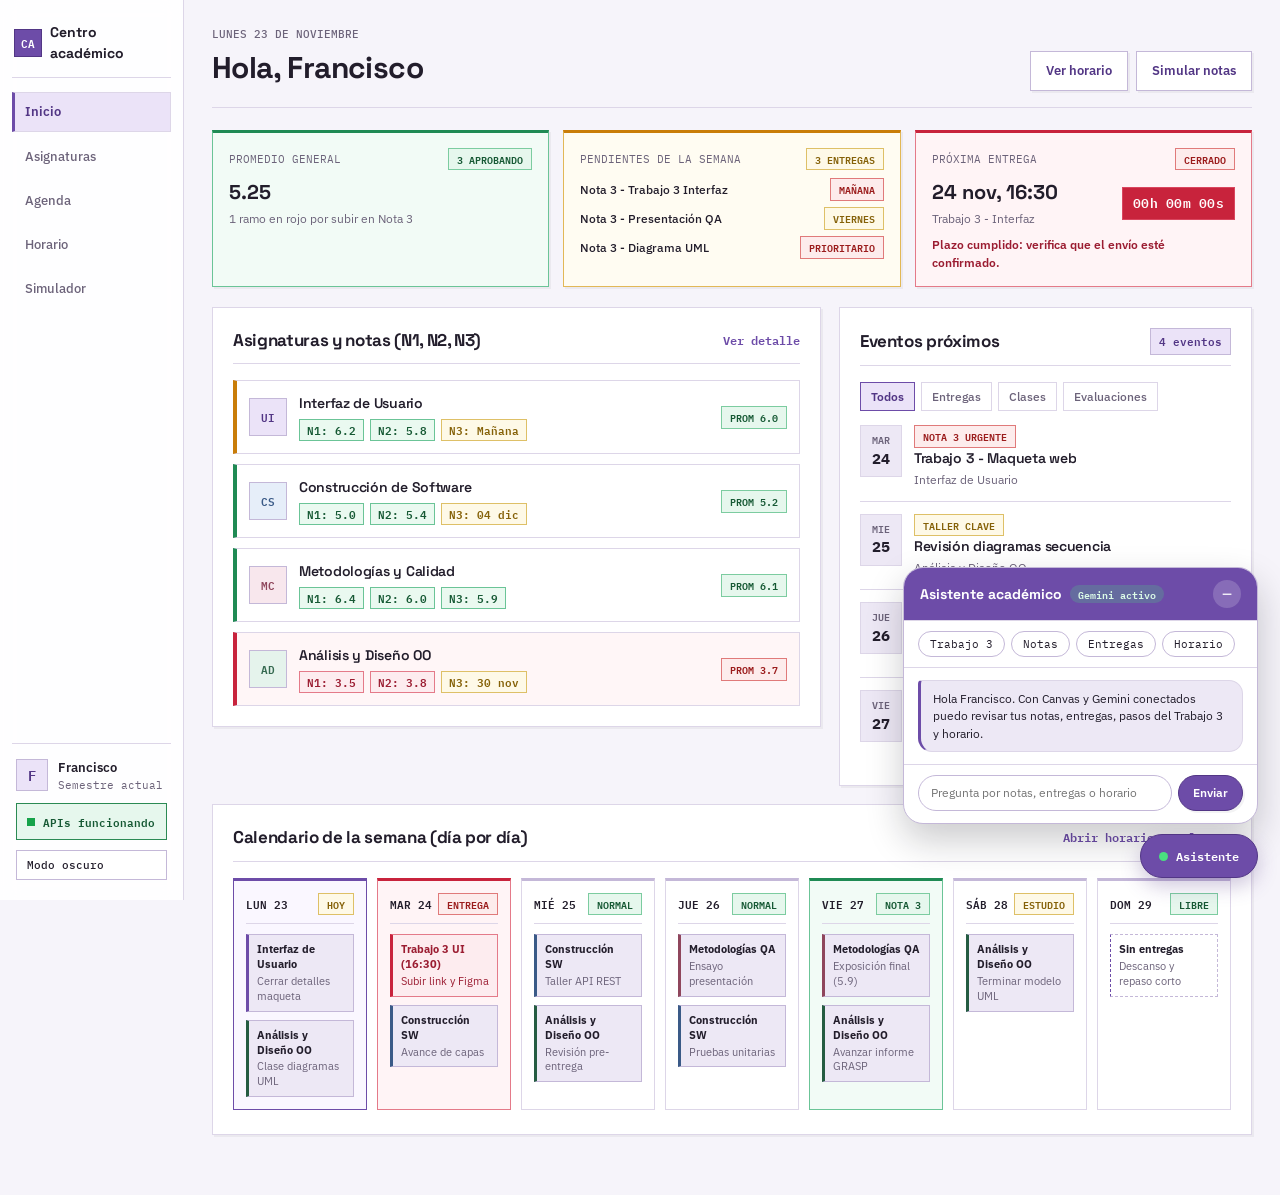
<file: index.html>
<!doctype html>
<html lang="es">
  <head>
    <meta charset="utf-8">
    <meta name="viewport" content="width=device-width, initial-scale=1">
    <meta name="theme-color" content="#f6f4fa">
    <title>Centro académico</title>
    <link rel="preconnect" href="https://fonts.googleapis.com">
    <link rel="preconnect" href="https://fonts.gstatic.com" crossorigin>
    <link href="https://fonts.googleapis.com/css2?family=IBM+Plex+Mono:wght@500;600&family=IBM+Plex+Sans:wght@400;500;600&family=Space+Grotesk:wght@600;700&display=swap" rel="stylesheet">
    <link rel="stylesheet" href="styles.css">
    <script src="data.js" defer></script>
    <script src="app.js" defer></script>
  </head>
  <body>
    <a class="skip-link" href="#inicio">Saltar al contenido principal</a>
    <div class="app-layout">
      <aside class="sidebar" aria-label="Menú lateral">
        <a class="brand" href="index.html" aria-label="Centro académico, inicio">
          <span class="brand-mark" aria-hidden="true">CA</span>
          <span class="brand-name">Centro académico</span>
        </a>

        <nav class="main-nav" aria-label="Navegación principal">
          <a class="nav-link is-active" href="index.html" aria-current="page">Inicio</a>
          <a class="nav-link" href="asignaturas.html">Asignaturas</a>
          <a class="nav-link" href="agenda.html">Agenda</a>
          <a class="nav-link" href="horario.html">Horario</a>
          <a class="nav-link" href="simulador.html">Simulador</a>
        </nav>

        <div class="sidebar-footer" aria-label="Perfil, API y tema">
          <div class="profile-row">
            <span class="profile-avatar" aria-hidden="true">F</span>
            <div class="profile-meta">
              <span class="profile-name">Francisco</span>
              <span class="profile-sub">Semestre actual</span>
            </div>
          </div>
          <button id="api-config-btn" class="api-button is-connected" type="button">
            <span class="api-dot" aria-hidden="true"></span>
            <span id="api-btn-label">APIs funcionando</span>
          </button>
          <button id="theme-toggle" class="theme-button" type="button" aria-pressed="false">Modo oscuro</button>
        </div>
      </aside>

      <main id="inicio" class="page-shell" tabindex="-1">
        <header class="welcome">
          <div>
            <p class="date-label">Lunes 23 de noviembre</p>
            <h1 id="welcome-title">Hola, Francisco</h1>
          </div>
          <div class="welcome-actions">
            <a class="calendar-button" href="horario.html">Ver horario</a>
            <a class="calendar-button" href="simulador.html">Simular notas</a>
          </div>
        </header>

        <section class="summary-grid" aria-label="Resumen del semestre">
          <article class="summary-card state-good">
            <div class="summary-top">
              <p class="summary-label">Promedio general</p>
              <span class="sim-badge b-low">3 aprobando</span>
            </div>
            <p class="summary-value">5.25 <span>1 ramo en rojo por subir en Nota 3</span></p>
          </article>

          <article class="summary-card state-warn">
            <div class="summary-top">
              <p class="summary-label">Pendientes de la semana</p>
              <span class="sim-badge b-med">3 entregas</span>
            </div>
            <ul class="pending-breakdown">
              <li>
                <a href="evaluacion.html">Nota 3 - Trabajo 3 Interfaz</a>
                <span class="sim-badge b-crit">Mañana</span>
              </li>
              <li>
                <a href="interfaz.html?ramo=mc">Nota 3 - Presentación QA</a>
                <span class="sim-badge b-med">Viernes</span>
              </li>
              <li>
                <a href="interfaz.html?ramo=ad">Nota 3 - Diagrama UML</a>
                <span class="sim-badge b-crit">Prioritario</span>
              </li>
            </ul>
          </article>

          <article id="next-deadline-card" class="summary-card state-bad">
            <div class="summary-top">
              <p class="summary-label">Próxima entrega</p>
              <span id="countdown-badge" class="sim-badge b-crit">Urgente</span>
            </div>
            <div class="deadline-timer-row">
              <div>
                <p class="summary-value">24 nov, 16:30 <span>Trabajo 3 - Interfaz</span></p>
              </div>
              <div id="countdown-timer" class="countdown-box" aria-live="polite">--h --m --s</div>
            </div>
            <p id="countdown-alert" class="deadline-alert">Alerta: queda poco tiempo para cerrar y subir el Trabajo 3.</p>
          </article>
        </section>

        <div class="content-grid">
          <section class="panel courses-panel" aria-labelledby="courses-title">
            <div class="section-heading">
              <h2 id="courses-title">Asignaturas y notas (N1, N2, N3)</h2>
              <a class="text-link" href="asignaturas.html">Ver detalle</a>
            </div>

            <div class="course-list">
              <a class="course-card course-card-grades card-border-warn" href="interfaz.html?ramo=iu">
                <span class="course-icon icon-violet" aria-hidden="true">UI</span>
                <div class="course-info">
                  <h3>Interfaz de Usuario</h3>
                  <div class="inline-grades">
                    <span class="grade-pill is-ok">N1: 6.2</span>
                    <span class="grade-pill is-ok">N2: 5.8</span>
                    <span class="grade-pill is-pending">N3: Mañana</span>
                  </div>
                </div>
                <span class="sim-badge b-low">Prom 6.0</span>
              </a>

              <a class="course-card course-card-grades card-border-good" href="interfaz.html?ramo=cs">
                <span class="course-icon icon-blue" aria-hidden="true">CS</span>
                <div class="course-info">
                  <h3>Construcción de Software</h3>
                  <div class="inline-grades">
                    <span class="grade-pill is-ok">N1: 5.0</span>
                    <span class="grade-pill is-ok">N2: 5.4</span>
                    <span class="grade-pill is-pending">N3: 04 dic</span>
                  </div>
                </div>
                <span class="sim-badge b-low">Prom 5.2</span>
              </a>

              <a class="course-card course-card-grades card-border-good" href="interfaz.html?ramo=mc">
                <span class="course-icon icon-rose" aria-hidden="true">MC</span>
                <div class="course-info">
                  <h3>Metodologías y Calidad</h3>
                  <div class="inline-grades">
                    <span class="grade-pill is-ok">N1: 6.4</span>
                    <span class="grade-pill is-ok">N2: 6.0</span>
                    <span class="grade-pill is-ok">N3: 5.9</span>
                  </div>
                </div>
                <span class="sim-badge b-low">Prom 6.1</span>
              </a>

              <a class="course-card course-card-grades card-border-bad" href="interfaz.html?ramo=ad">
                <span class="course-icon icon-mint" aria-hidden="true">AD</span>
                <div class="course-info">
                  <h3>Análisis y Diseño OO</h3>
                  <div class="inline-grades">
                    <span class="grade-pill is-bad">N1: 3.5</span>
                    <span class="grade-pill is-bad">N2: 3.8</span>
                    <span class="grade-pill is-pending">N3: 30 nov</span>
                  </div>
                </div>
                <span class="sim-badge b-crit">Prom 3.7</span>
              </a>
            </div>
          </section>

          <aside class="panel week-panel" aria-labelledby="week-title">
            <div class="section-heading">
              <h2 id="week-title">Eventos próximos</h2>
              <span id="agenda-count" class="week-badge" aria-live="polite">4 eventos</span>
            </div>

            <div class="agenda-filters" role="group" aria-label="Filtrar semana por tipo">
              <button class="agenda-filter" type="button" data-event-filter="all" aria-pressed="true">Todos</button>
              <button class="agenda-filter" type="button" data-event-filter="entrega" aria-pressed="false">Entregas</button>
              <button class="agenda-filter" type="button" data-event-filter="clase" aria-pressed="false">Clases</button>
              <button class="agenda-filter" type="button" data-event-filter="evaluacion" aria-pressed="false">Evaluaciones</button>
            </div>

            <div class="event-list">
              <article class="event-item" data-event-category="entrega">
                <time class="event-date" datetime="2026-11-24">
                  <span>MAR</span>
                  <strong>24</strong>
                </time>
                <div class="event-info">
                  <span class="sim-badge b-crit">Nota 3 urgente</span>
                  <h3><a class="event-link" href="evaluacion.html">Trabajo 3 - Maqueta web</a></h3>
                  <p>Interfaz de Usuario</p>
                </div>
              </article>

              <article class="event-item" data-event-category="clase">
                <time class="event-date" datetime="2026-11-25">
                  <span>MIE</span>
                  <strong>25</strong>
                </time>
                <div class="event-info">
                  <span class="sim-badge b-med">Taller clave</span>
                  <h3><a class="event-link" href="interfaz.html?ramo=ad">Revisión diagramas secuencia</a></h3>
                  <p>Análisis y Diseño OO</p>
                </div>
              </article>

              <article class="event-item" data-event-category="clase">
                <time class="event-date" datetime="2026-11-26">
                  <span>JUE</span>
                  <strong>26</strong>
                </time>
                <div class="event-info">
                  <span class="sim-badge b-low">Laboratorio</span>
                  <h3><a class="event-link" href="interfaz.html?ramo=cs">Integración de API REST</a></h3>
                  <p>Construcción de Software</p>
                </div>
              </article>

              <article class="event-item" data-event-category="evaluacion">
                <time class="event-date" datetime="2026-11-27">
                  <span>VIE</span>
                  <strong>27</strong>
                </time>
                <div class="event-info">
                  <span class="sim-badge b-low">Nota 3 lista</span>
                  <h3><a class="event-link" href="interfaz.html?ramo=mc">Presentación auditoría QA</a></h3>
                  <p>Metodologías y Calidad</p>
                </div>
              </article>
            </div>
          </aside>
        </div>

        <section class="panel week-calendar-panel" aria-labelledby="weekly-calendar-title">
          <div class="section-heading">
            <h2 id="weekly-calendar-title">Calendario de la semana (día por día)</h2>
            <a class="text-link" href="horario.html">Abrir horario completo →</a>
          </div>

          <div class="weekly-calendar-grid">
            <article class="day-column is-today">
              <header class="day-column-head">
                <span>LUN 23</span>
                <strong class="sim-badge b-med">Hoy</strong>
              </header>
              <div class="day-events">
                <div class="day-item item-violet">
                  <strong>Interfaz de Usuario</strong>
                  <span>Cerrar detalles maqueta</span>
                </div>
                <div class="day-item item-mint">
                  <strong>Análisis y Diseño OO</strong>
                  <span>Clase diagramas UML</span>
                </div>
              </div>
            </article>

            <article class="day-column state-bad">
              <header class="day-column-head">
                <span>MAR 24</span>
                <strong class="sim-badge b-crit">Entrega</strong>
              </header>
              <div class="day-events">
                <div class="day-item item-danger">
                  <strong>Trabajo 3 UI (16:30)</strong>
                  <span>Subir link y Figma</span>
                </div>
                <div class="day-item item-blue">
                  <strong>Construcción SW</strong>
                  <span>Avance de capas</span>
                </div>
              </div>
            </article>

            <article class="day-column">
              <header class="day-column-head">
                <span>MIÉ 25</span>
                <strong class="sim-badge b-low">Normal</strong>
              </header>
              <div class="day-events">
                <div class="day-item item-blue">
                  <strong>Construcción SW</strong>
                  <span>Taller API REST</span>
                </div>
                <div class="day-item item-mint">
                  <strong>Análisis y Diseño OO</strong>
                  <span>Revisión pre-entrega</span>
                </div>
              </div>
            </article>

            <article class="day-column">
              <header class="day-column-head">
                <span>JUE 26</span>
                <strong class="sim-badge b-low">Normal</strong>
              </header>
              <div class="day-events">
                <div class="day-item item-rose">
                  <strong>Metodologías QA</strong>
                  <span>Ensayo presentación</span>
                </div>
                <div class="day-item item-blue">
                  <strong>Construcción SW</strong>
                  <span>Pruebas unitarias</span>
                </div>
              </div>
            </article>

            <article class="day-column state-good">
              <header class="day-column-head">
                <span>VIE 27</span>
                <strong class="sim-badge b-low">Nota 3</strong>
              </header>
              <div class="day-events">
                <div class="day-item item-rose">
                  <strong>Metodologías QA</strong>
                  <span>Exposición final (5.9)</span>
                </div>
                <div class="day-item item-mint">
                  <strong>Análisis y Diseño OO</strong>
                  <span>Avanzar informe GRASP</span>
                </div>
              </div>
            </article>

            <article class="day-column">
              <header class="day-column-head">
                <span>SÁB 28</span>
                <strong class="sim-badge b-med">Estudio</strong>
              </header>
              <div class="day-events">
                <div class="day-item item-mint">
                  <strong>Análisis y Diseño OO</strong>
                  <span>Terminar modelo UML</span>
                </div>
              </div>
            </article>

            <article class="day-column">
              <header class="day-column-head">
                <span>DOM 29</span>
                <strong class="sim-badge b-low">Libre</strong>
              </header>
              <div class="day-events">
                <div class="day-item item-free">
                  <strong>Sin entregas</strong>
                  <span>Descanso y repaso corto</span>
                </div>
              </div>
            </article>
          </div>
        </section>
      </main>
    </div>
  </body>
</html>
</file>
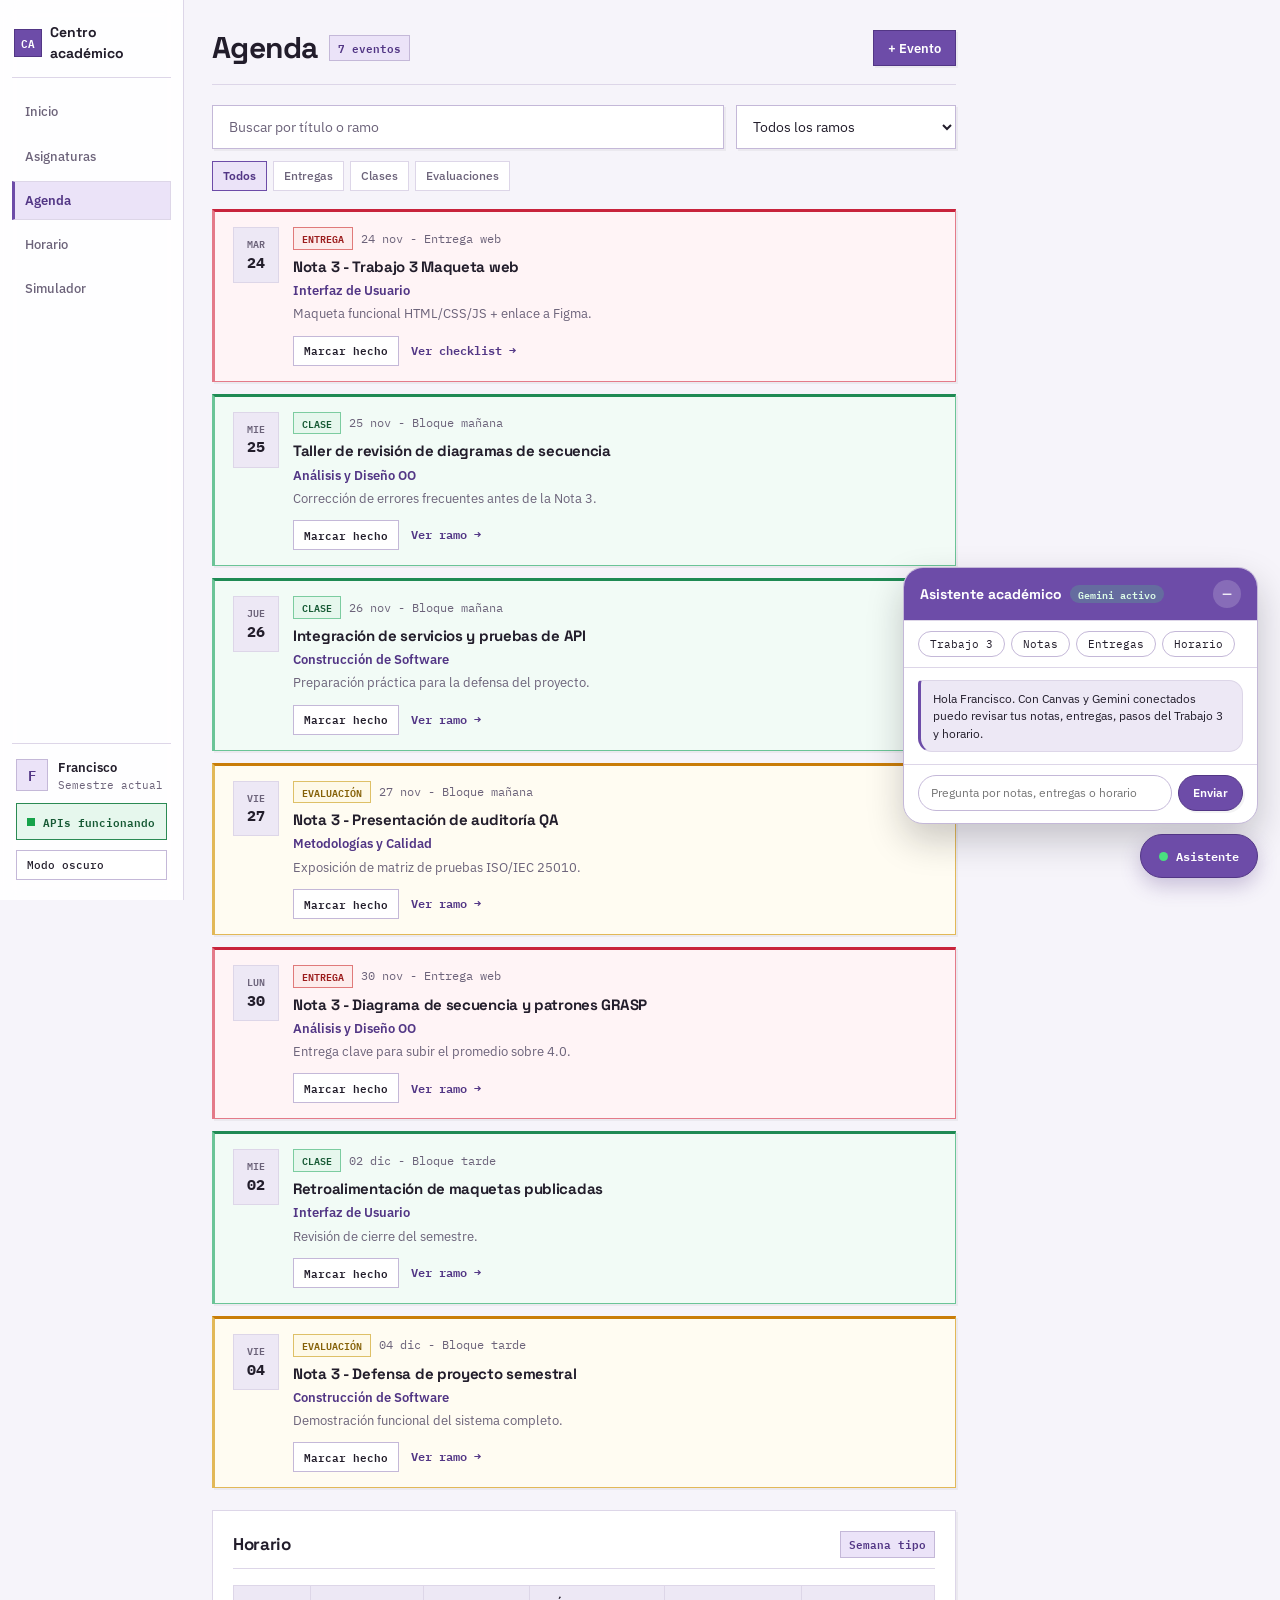
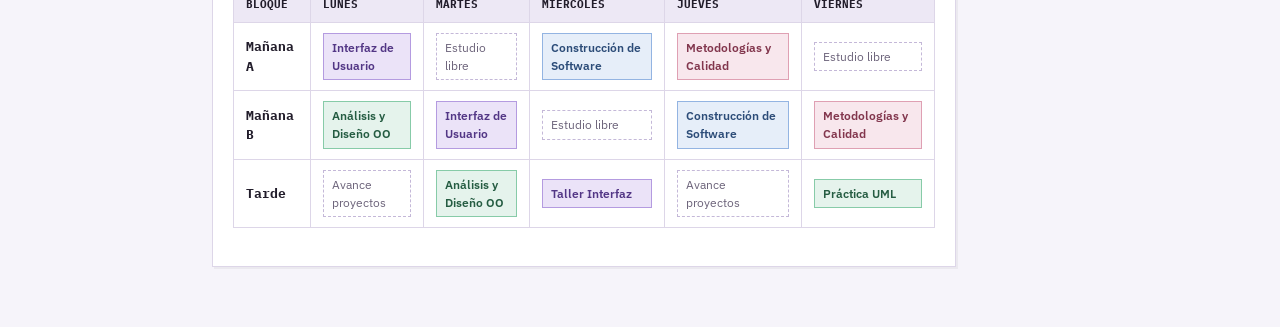
<file: agenda.html>
<!doctype html>
<html lang="es">
  <head>
    <meta charset="utf-8">
    <meta name="viewport" content="width=device-width, initial-scale=1">
    <meta name="theme-color" content="#f6f4fa">
    <title>Agenda | Centro académico</title>
    <link rel="preconnect" href="https://fonts.googleapis.com">
    <link rel="preconnect" href="https://fonts.gstatic.com" crossorigin>
    <link href="https://fonts.googleapis.com/css2?family=IBM+Plex+Mono:wght@500;600&family=IBM+Plex+Sans:wght@400;500;600&family=Space+Grotesk:wght@600;700&display=swap" rel="stylesheet">
    <link rel="stylesheet" href="styles.css">
    <script src="data.js" defer></script>
    <script src="app.js" defer></script>
    <script src="agenda.js" defer></script>
  </head>
  <body>
    <a class="skip-link" href="#agenda-contenido">Saltar al contenido principal</a>
    <div class="app-layout">
      <aside class="sidebar" aria-label="Menú principal">
        <a class="brand" href="index.html" aria-label="Centro académico, inicio">
          <span class="brand-mark" aria-hidden="true">CA</span>
          <span class="brand-name">Centro académico</span>
        </a>

        <nav class="main-nav" aria-label="Navegación principal">
          <a class="nav-link" href="index.html">Inicio</a>
          <a class="nav-link" href="asignaturas.html">Asignaturas</a>
          <a class="nav-link is-active" href="agenda.html" aria-current="page">Agenda</a>
          <a class="nav-link" href="horario.html">Horario</a>
          <a class="nav-link" href="simulador.html">Simulador</a>
        </nav>

        <div class="sidebar-footer" aria-label="Perfil, API y tema">
          <div class="profile-row">
            <span class="profile-avatar" aria-hidden="true">F</span>
            <div class="profile-meta">
              <span class="profile-name">Francisco</span>
              <span class="profile-sub">Semestre actual</span>
            </div>
          </div>
          <button id="api-config-btn" class="api-button is-connected" type="button">
            <span class="api-dot" aria-hidden="true"></span>
            <span id="api-btn-label">APIs funcionando</span>
          </button>
          <button id="theme-toggle" class="theme-button" type="button" aria-pressed="false">Modo oscuro</button>
        </div>
      </aside>

      <main id="agenda-contenido" class="page-shell subjects-main" tabindex="-1">
        <div id="agenda-alert" class="alert-banner alert-success" role="status" aria-live="polite" hidden>
          <div>
            <strong>Evento agregado</strong>
            <p id="agenda-alert-text">Se guardó en tu agenda local.</p>
          </div>
          <button id="close-agenda-alert" class="alert-close" type="button" aria-label="Cerrar aviso">×</button>
        </div>

        <header class="agenda-header">
          <div class="agenda-title-block">
            <h1>Agenda</h1>
            <span id="agenda-total" class="week-badge" aria-live="polite">0 eventos</span>
          </div>
          <button id="open-event-modal" class="primary-button" type="button">+ Evento</button>
        </header>

        <section class="agenda-controls" aria-label="Filtros de agenda">
          <div class="agenda-search-row">
            <div class="search-field agenda-search">
              <label class="sr-only" for="agenda-search">Buscar en agenda</label>
              <input id="agenda-search" type="search" placeholder="Buscar por título o ramo" autocomplete="off">
            </div>

            <div class="agenda-select-wrap">
              <label class="sr-only" for="agenda-course-filter">Filtrar por asignatura</label>
              <select id="agenda-course-filter" class="agenda-select">
                <option value="all">Todos los ramos</option>
              </select>
            </div>
          </div>

          <div class="agenda-filters agenda-page-filters" role="group" aria-label="Filtrar por tipo de evento">
            <button class="agenda-filter" type="button" data-agenda-type="all" aria-pressed="true">Todos</button>
            <button class="agenda-filter" type="button" data-agenda-type="entrega" aria-pressed="false">Entregas</button>
            <button class="agenda-filter" type="button" data-agenda-type="clase" aria-pressed="false">Clases</button>
            <button class="agenda-filter" type="button" data-agenda-type="evaluacion" aria-pressed="false">Evaluaciones</button>
          </div>
        </section>

        <section aria-label="Eventos agendados">
          <div id="agenda-list" class="agenda-card-list"></div>

          <div id="agenda-empty" class="empty-state agenda-empty" role="status" hidden>
            <p>Sin eventos con esos filtros.</p>
            <button id="agenda-reset" class="secondary-button" type="button">Limpiar filtros</button>
          </div>
        </section>

        <section class="panel schedule-panel" aria-labelledby="schedule-title">
          <div class="section-heading">
            <h2 id="schedule-title">Horario</h2>
            <span class="week-badge">Semana tipo</span>
          </div>

          <div class="grades-table-wrap">
            <table class="grades-table schedule-table">
              <thead>
                <tr>
                  <th scope="col">Bloque</th>
                  <th scope="col">Lunes</th>
                  <th scope="col">Martes</th>
                  <th scope="col">Miércoles</th>
                  <th scope="col">Jueves</th>
                  <th scope="col">Viernes</th>
                </tr>
              </thead>
              <tbody>
                <tr>
                  <td class="mono-cell"><strong>Mañana A</strong></td>
                  <td><span class="schedule-chip chip-violet">Interfaz de Usuario</span></td>
                  <td><span class="schedule-chip chip-free">Estudio libre</span></td>
                  <td><span class="schedule-chip chip-blue">Construcción de Software</span></td>
                  <td><span class="schedule-chip chip-rose">Metodologías y Calidad</span></td>
                  <td><span class="schedule-chip chip-free">Estudio libre</span></td>
                </tr>
                <tr>
                  <td class="mono-cell"><strong>Mañana B</strong></td>
                  <td><span class="schedule-chip chip-mint">Análisis y Diseño OO</span></td>
                  <td><span class="schedule-chip chip-violet">Interfaz de Usuario</span></td>
                  <td><span class="schedule-chip chip-free">Estudio libre</span></td>
                  <td><span class="schedule-chip chip-blue">Construcción de Software</span></td>
                  <td><span class="schedule-chip chip-rose">Metodologías y Calidad</span></td>
                </tr>
                <tr>
                  <td class="mono-cell"><strong>Tarde</strong></td>
                  <td><span class="schedule-chip chip-free">Avance proyectos</span></td>
                  <td><span class="schedule-chip chip-mint">Análisis y Diseño OO</span></td>
                  <td><span class="schedule-chip chip-violet">Taller Interfaz</span></td>
                  <td><span class="schedule-chip chip-free">Avance proyectos</span></td>
                  <td><span class="schedule-chip chip-mint">Práctica UML</span></td>
                </tr>
              </tbody>
            </table>
          </div>
        </section>
      </main>
    </div>

    <div id="event-modal" class="modal-backdrop" role="dialog" aria-modal="true" aria-labelledby="event-modal-title" hidden>
      <div class="modal-card">
        <div class="modal-header">
          <h2 id="event-modal-title">Agregar evento</h2>
          <button id="close-event-modal" class="modal-close" type="button" aria-label="Cerrar ventana">×</button>
        </div>

        <form id="event-form" class="modal-form" novalidate>
          <div class="form-field">
            <label for="event-title">Título</label>
            <input id="event-title" type="text" maxlength="80" placeholder="Ej: Control o Entrega informe" required>
            <p id="event-error" class="field-error" role="alert" hidden></p>
          </div>

          <div class="form-row-2">
            <div class="form-field">
              <label for="event-course">Asignatura</label>
              <select id="event-course">
                <option value="Interfaz de Usuario">Interfaz de Usuario</option>
                <option value="Construcción de Software">Construcción de Software</option>
                <option value="Metodologías y Calidad">Metodologías y Calidad</option>
                <option value="Análisis y Diseño OO">Análisis y Diseño OO</option>
              </select>
            </div>

            <div class="form-field">
              <label for="event-category">Tipo</label>
              <select id="event-category">
                <option value="entrega">Entrega</option>
                <option value="evaluacion">Evaluación</option>
                <option value="clase">Clase</option>
              </select>
            </div>
          </div>

          <div class="form-row-2">
            <div class="form-field">
              <label for="event-date">Fecha</label>
              <input id="event-date" type="date" value="2026-11-28" required>
            </div>

            <div class="form-field">
              <label for="event-time">Bloque</label>
              <select id="event-time">
                <option value="Bloque mañana">Bloque mañana</option>
                <option value="Bloque tarde">Bloque tarde</option>
                <option value="Entrega web">Entrega web</option>
              </select>
            </div>
          </div>

          <div class="modal-actions">
            <button id="cancel-event-modal" class="secondary-button" type="button">Cancelar</button>
            <button class="primary-button" type="submit">Guardar</button>
          </div>
        </form>
      </div>
    </div>
  </body>
</html>
</file>
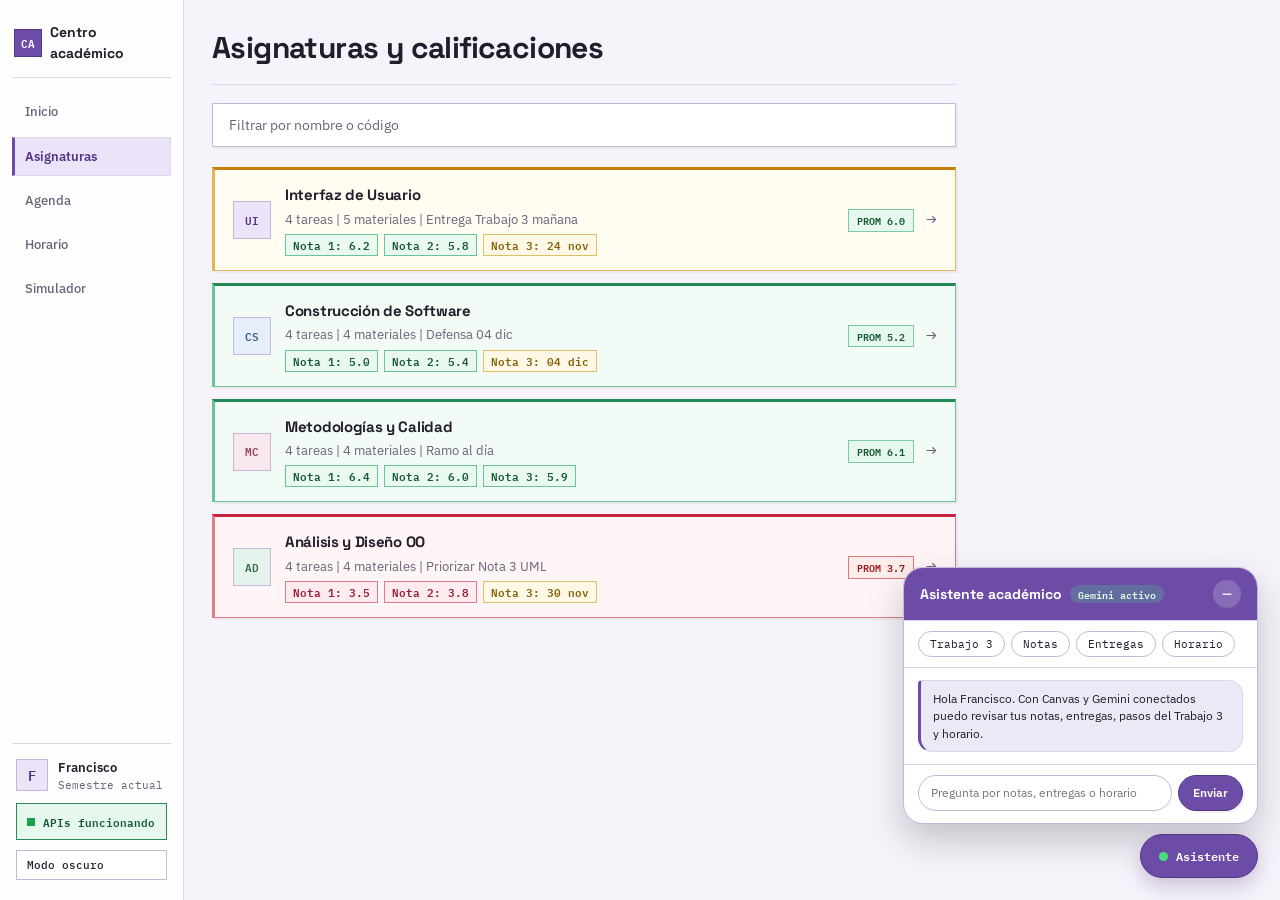
<file: asignaturas.html>
<!doctype html>
<html lang="es">
  <head>
    <meta charset="utf-8">
    <meta name="viewport" content="width=device-width, initial-scale=1">
    <meta name="theme-color" content="#f6f4fa">
    <title>Asignaturas | Centro académico</title>
    <link rel="preconnect" href="https://fonts.googleapis.com">
    <link rel="preconnect" href="https://fonts.gstatic.com" crossorigin>
    <link href="https://fonts.googleapis.com/css2?family=IBM+Plex+Mono:wght@500;600&family=IBM+Plex+Sans:wght@400;500;600&family=Space+Grotesk:wght@600;700&display=swap" rel="stylesheet">
    <link rel="stylesheet" href="styles.css">
    <script src="data.js" defer></script>
    <script src="app.js" defer></script>
  </head>
  <body>
    <a class="skip-link" href="#asignaturas">Saltar al contenido principal</a>
    <div class="app-layout">
      <aside class="sidebar" aria-label="Menú principal">
        <a class="brand" href="index.html" aria-label="Centro académico, inicio">
          <span class="brand-mark" aria-hidden="true">CA</span>
          <span class="brand-name">Centro académico</span>
        </a>

        <nav class="main-nav" aria-label="Navegación principal">
          <a class="nav-link" href="index.html">Inicio</a>
          <a class="nav-link is-active" href="asignaturas.html" aria-current="page">Asignaturas</a>
          <a class="nav-link" href="agenda.html">Agenda</a>
          <a class="nav-link" href="horario.html">Horario</a>
          <a class="nav-link" href="simulador.html">Simulador</a>
        </nav>

        <div class="sidebar-footer" aria-label="Perfil, API y tema">
          <div class="profile-row">
            <span class="profile-avatar" aria-hidden="true">F</span>
            <div class="profile-meta">
              <span class="profile-name">Francisco</span>
              <span class="profile-sub">Semestre actual</span>
            </div>
          </div>
          <button id="api-config-btn" class="api-button is-connected" type="button">
            <span class="api-dot" aria-hidden="true"></span>
            <span id="api-btn-label">APIs funcionando</span>
          </button>
          <button id="theme-toggle" class="theme-button" type="button" aria-pressed="false">Modo oscuro</button>
        </div>
      </aside>

      <main id="asignaturas" class="page-shell subjects-main" tabindex="-1">
        <header class="subjects-heading">
          <h1>Asignaturas y calificaciones</h1>
        </header>

        <div class="search-field">
          <label class="sr-only" for="subject-search">Buscar asignatura</label>
          <input id="subject-search" type="search" placeholder="Filtrar por nombre o código" autocomplete="off">
        </div>

        <section aria-label="Listado de asignaturas">
          <div id="subject-list" class="subject-list">
            <a class="subject-card state-warn" data-subject="Interfaz de Usuario UI Diseño web" href="interfaz.html?ramo=iu">
              <div class="subject-card-left">
                <span class="course-icon icon-violet" aria-hidden="true">UI</span>
                <div>
                  <h3>Interfaz de Usuario</h3>
                  <p>4 tareas | 5 materiales | Entrega Trabajo 3 mañana</p>
                  <div class="inline-grades">
                    <span class="grade-pill is-ok">Nota 1: 6.2</span>
                    <span class="grade-pill is-ok">Nota 2: 5.8</span>
                    <span class="grade-pill is-pending">Nota 3: 24 nov</span>
                  </div>
                </div>
              </div>
              <div class="subject-card-right">
                <span class="sim-badge b-low">Prom 6.0</span>
                <span class="subject-chevron" aria-hidden="true">→</span>
              </div>
            </a>

            <a class="subject-card state-good" data-subject="Construcción de Software CS Desarrollo" href="interfaz.html?ramo=cs">
              <div class="subject-card-left">
                <span class="course-icon icon-blue" aria-hidden="true">CS</span>
                <div>
                  <h3>Construcción de Software</h3>
                  <p>4 tareas | 4 materiales | Defensa 04 dic</p>
                  <div class="inline-grades">
                    <span class="grade-pill is-ok">Nota 1: 5.0</span>
                    <span class="grade-pill is-ok">Nota 2: 5.4</span>
                    <span class="grade-pill is-pending">Nota 3: 04 dic</span>
                  </div>
                </div>
              </div>
              <div class="subject-card-right">
                <span class="sim-badge b-low">Prom 5.2</span>
                <span class="subject-chevron" aria-hidden="true">→</span>
              </div>
            </a>

            <a class="subject-card state-good" data-subject="Metodologías y Calidad MC Gestión QA" href="interfaz.html?ramo=mc">
              <div class="subject-card-left">
                <span class="course-icon icon-rose" aria-hidden="true">MC</span>
                <div>
                  <h3>Metodologías y Calidad</h3>
                  <p>4 tareas | 4 materiales | Ramo al día</p>
                  <div class="inline-grades">
                    <span class="grade-pill is-ok">Nota 1: 6.4</span>
                    <span class="grade-pill is-ok">Nota 2: 6.0</span>
                    <span class="grade-pill is-ok">Nota 3: 5.9</span>
                  </div>
                </div>
              </div>
              <div class="subject-card-right">
                <span class="sim-badge b-low">Prom 6.1</span>
                <span class="subject-chevron" aria-hidden="true">→</span>
              </div>
            </a>

            <a class="subject-card state-bad" data-subject="Análisis y Diseño OO AD Modelado UML" href="interfaz.html?ramo=ad">
              <div class="subject-card-left">
                <span class="course-icon icon-mint" aria-hidden="true">AD</span>
                <div>
                  <h3>Análisis y Diseño OO</h3>
                  <p>4 tareas | 4 materiales | Priorizar Nota 3 UML</p>
                  <div class="inline-grades">
                    <span class="grade-pill is-bad">Nota 1: 3.5</span>
                    <span class="grade-pill is-bad">Nota 2: 3.8</span>
                    <span class="grade-pill is-pending">Nota 3: 30 nov</span>
                  </div>
                </div>
              </div>
              <div class="subject-card-right">
                <span class="sim-badge b-crit">Prom 3.7</span>
                <span class="subject-chevron" aria-hidden="true">→</span>
              </div>
            </a>
          </div>
          <p id="empty-state" class="empty-state" role="status" hidden>Sin coincidencias para esa búsqueda.</p>
        </section>
      </main>
    </div>
  </body>
</html>
</file>
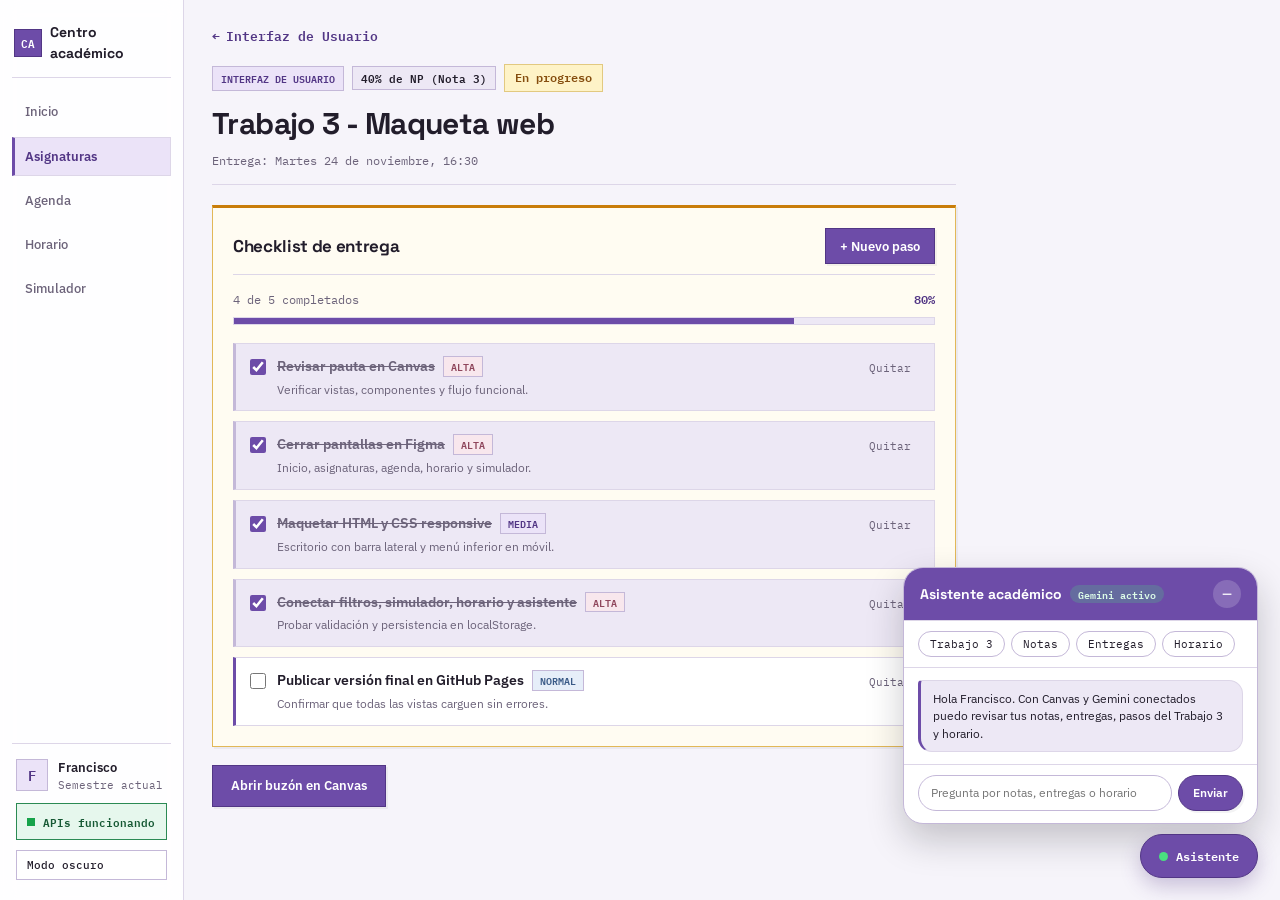
<file: evaluacion.html>
<!doctype html>
<html lang="es">
  <head>
    <meta charset="utf-8">
    <meta name="viewport" content="width=device-width, initial-scale=1">
    <meta name="theme-color" content="#f6f4fa">
    <title>Trabajo 3 | Centro académico</title>
    <link rel="preconnect" href="https://fonts.googleapis.com">
    <link rel="preconnect" href="https://fonts.gstatic.com" crossorigin>
    <link href="https://fonts.googleapis.com/css2?family=IBM+Plex+Mono:wght@500;600&family=IBM+Plex+Sans:wght@400;500;600&family=Space+Grotesk:wght@600;700&display=swap" rel="stylesheet">
    <link rel="stylesheet" href="styles.css">
    <script src="data.js" defer></script>
    <script src="app.js" defer></script>
    <script src="evaluacion.js" defer></script>
  </head>
  <body class="course-detail-page">
    <a class="skip-link" href="#contenido">Saltar al contenido principal</a>
    <div class="app-layout">
      <aside class="sidebar" aria-label="Menú principal">
        <a class="brand" href="index.html" aria-label="Centro académico, inicio">
          <span class="brand-mark" aria-hidden="true">CA</span>
          <span class="brand-name">Centro académico</span>
        </a>

        <nav class="main-nav" aria-label="Navegación principal">
          <a class="nav-link" href="index.html">Inicio</a>
          <a class="nav-link is-active" href="asignaturas.html" aria-current="page">Asignaturas</a>
          <a class="nav-link" href="agenda.html">Agenda</a>
          <a class="nav-link" href="horario.html">Horario</a>
          <a class="nav-link" href="simulador.html">Simulador</a>
        </nav>

        <div class="sidebar-footer" aria-label="Perfil, API y tema">
          <div class="profile-row">
            <span class="profile-avatar" aria-hidden="true">F</span>
            <div class="profile-meta">
              <span class="profile-name">Francisco</span>
              <span class="profile-sub">Semestre actual</span>
            </div>
          </div>
          <button id="api-config-btn" class="api-button is-connected" type="button">
            <span class="api-dot" aria-hidden="true"></span>
            <span id="api-btn-label">APIs funcionando</span>
          </button>
          <button id="theme-toggle" class="theme-button" type="button" aria-pressed="false">Modo oscuro</button>
        </div>
      </aside>

      <main id="contenido" class="page-shell course-main" tabindex="-1">
        <a class="course-back" href="interfaz.html?ramo=iu"><span aria-hidden="true">←</span> Interfaz de Usuario</a>

        <div id="save-alert" class="alert-banner alert-success" role="status" aria-live="polite" hidden>
          <div>
            <strong>Paso guardado</strong>
            <p id="save-alert-text">Se agregó a la lista.</p>
          </div>
          <button id="close-alert" class="alert-close" type="button" aria-label="Cerrar aviso">×</button>
        </div>

        <header class="eval-header">
          <div class="eval-badges">
            <span class="event-tag tag-violet" id="eval-course">Interfaz de Usuario</span>
            <span class="eval-weight" id="eval-weight">24%</span>
            <span class="task-status" id="eval-status">En progreso</span>
          </div>
          <h1 id="eval-title">Trabajo 3 - Maqueta web</h1>
          <p class="eval-due">Entrega: <time id="eval-due" datetime="2026-11-24T16:30">Martes 24 de noviembre, 16:30</time></p>
        </header>

        <section class="panel eval-panel" aria-labelledby="steps-title">
          <div class="section-heading eval-heading">
            <h2 id="steps-title">Checklist de entrega</h2>
            <button id="open-step-modal" class="primary-button" type="button">+ Nuevo paso</button>
          </div>

          <div class="eval-progress-row">
            <span id="steps-counter" class="eval-counter">0 de 0 listos</span>
            <span id="steps-percent" class="eval-percent">0%</span>
          </div>
          <div class="course-progress eval-progress" aria-hidden="true">
            <span id="steps-bar" style="width: 0%"></span>
          </div>

          <ul id="steps-list" class="steps-list"></ul>
          <p id="steps-empty" class="empty-state" role="status" hidden>No quedan pasos en la lista.</p>
        </section>

        <div class="eval-actions">
          <a id="eval-canvas-link" class="canvas-button" href="https://virginiogomez.instructure.com/courses/16836/assignments/40769" target="_blank" rel="noopener noreferrer">Abrir buzón en Canvas</a>
        </div>
      </main>
    </div>

    <div id="step-modal" class="modal-backdrop" role="dialog" aria-modal="true" aria-labelledby="modal-title" hidden>
      <div class="modal-card">
        <div class="modal-header">
          <h2 id="modal-title">Nuevo paso</h2>
          <button id="close-step-modal" class="modal-close" type="button" aria-label="Cerrar ventana">×</button>
        </div>

        <form id="step-form" class="modal-form" novalidate>
          <div class="form-field">
            <label for="step-title">Tarea o paso</label>
            <input id="step-title" name="title" type="text" maxlength="90" placeholder="Ej: Probar formulario en móvil" autocomplete="off" required>
            <p id="step-error" class="field-error" role="alert" hidden></p>
          </div>

          <div class="form-field">
            <label for="step-priority">Prioridad</label>
            <select id="step-priority" name="priority">
              <option value="Alta">Alta</option>
              <option value="Media" selected>Media</option>
              <option value="Normal">Normal</option>
            </select>
          </div>

          <div class="form-field">
            <label for="step-note">Nota (opcional)</label>
            <textarea id="step-note" name="note" rows="2" maxlength="140" placeholder="Detalle corto"></textarea>
          </div>

          <div class="modal-actions">
            <button id="cancel-step-modal" class="secondary-button" type="button">Cancelar</button>
            <button class="primary-button" type="submit">Guardar paso</button>
          </div>
        </form>
      </div>
    </div>
  </body>
</html>
</file>
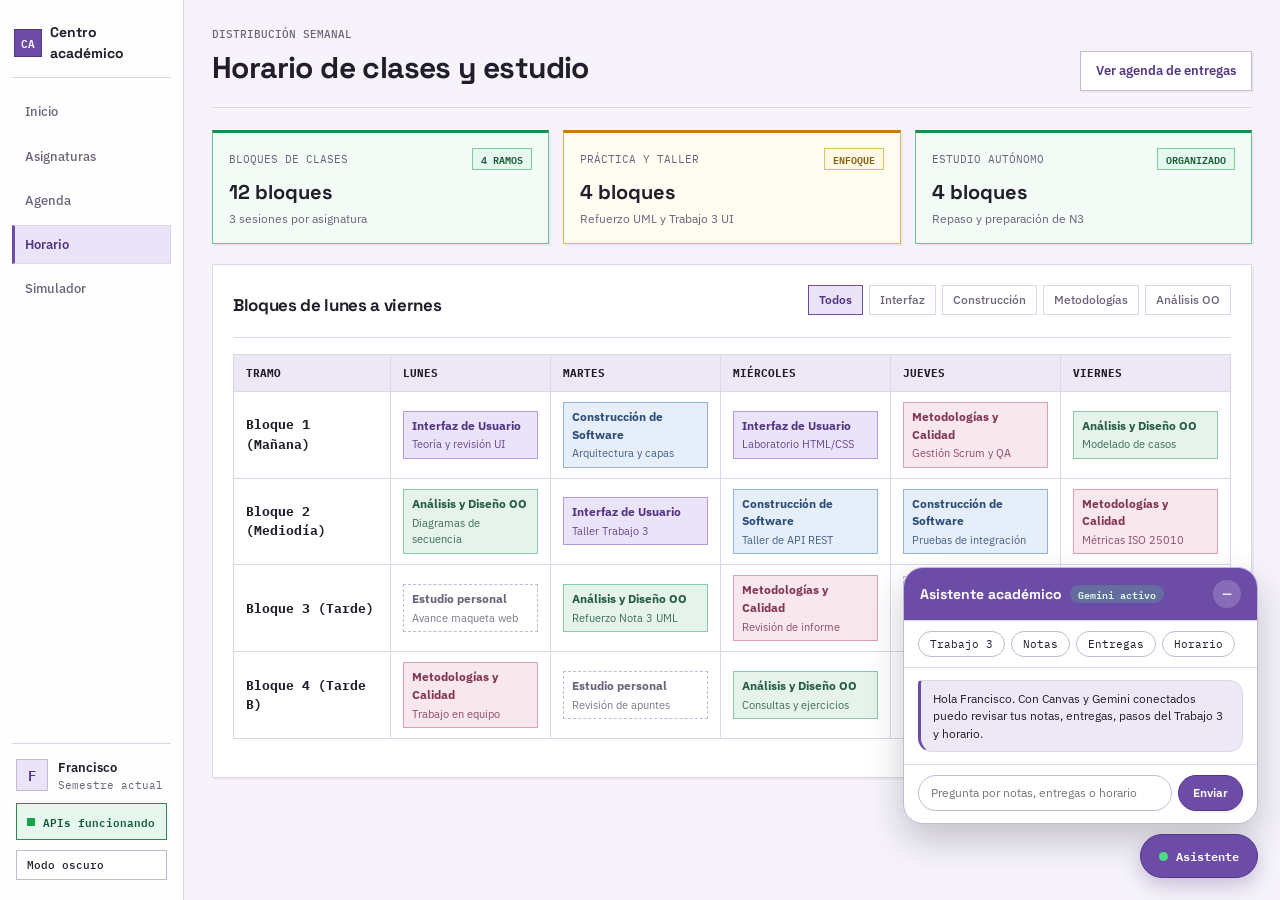
<file: horario.html>
<!doctype html>
<html lang="es">
  <head>
    <meta charset="utf-8">
    <meta name="viewport" content="width=device-width, initial-scale=1">
    <meta name="theme-color" content="#f6f4fa">
    <title>Horario | Centro académico</title>
    <link rel="preconnect" href="https://fonts.googleapis.com">
    <link rel="preconnect" href="https://fonts.gstatic.com" crossorigin>
    <link href="https://fonts.googleapis.com/css2?family=IBM+Plex+Mono:wght@500;600&family=IBM+Plex+Sans:wght@400;500;600&family=Space+Grotesk:wght@600;700&display=swap" rel="stylesheet">
    <link rel="stylesheet" href="styles.css">
    <script src="data.js" defer></script>
    <script src="app.js" defer></script>
  </head>
  <body>
    <a class="skip-link" href="#horario-contenido">Saltar al contenido principal</a>
    <div class="app-layout">
      <aside class="sidebar" aria-label="Menú principal">
        <a class="brand" href="index.html" aria-label="Centro académico, inicio">
          <span class="brand-mark" aria-hidden="true">CA</span>
          <span class="brand-name">Centro académico</span>
        </a>

        <nav class="main-nav" aria-label="Navegación principal">
          <a class="nav-link" href="index.html">Inicio</a>
          <a class="nav-link" href="asignaturas.html">Asignaturas</a>
          <a class="nav-link" href="agenda.html">Agenda</a>
          <a class="nav-link is-active" href="horario.html" aria-current="page">Horario</a>
          <a class="nav-link" href="simulador.html">Simulador</a>
        </nav>

        <div class="sidebar-footer" aria-label="Perfil, API y tema">
          <div class="profile-row">
            <span class="profile-avatar" aria-hidden="true">F</span>
            <div class="profile-meta">
              <span class="profile-name">Francisco</span>
              <span class="profile-sub">Semestre actual</span>
            </div>
          </div>
          <button id="api-config-btn" class="api-button is-connected" type="button">
            <span class="api-dot" aria-hidden="true"></span>
            <span id="api-btn-label">APIs funcionando</span>
          </button>
          <button id="theme-toggle" class="theme-button" type="button" aria-pressed="false">Modo oscuro</button>
        </div>
      </aside>

      <main id="horario-contenido" class="page-shell" tabindex="-1">
        <header class="welcome">
          <div>
            <p class="date-label">Distribución semanal</p>
            <h1>Horario de clases y estudio</h1>
          </div>
          <a class="calendar-button" href="agenda.html">Ver agenda de entregas</a>
        </header>

        <section class="summary-grid" aria-label="Resumen de bloques">
          <article class="summary-card state-good">
            <div class="summary-top">
              <p class="summary-label">Bloques de clases</p>
              <span class="sim-badge b-low">4 ramos</span>
            </div>
            <p class="summary-value">12 bloques <span>3 sesiones por asignatura</span></p>
          </article>

          <article class="summary-card state-warn">
            <div class="summary-top">
              <p class="summary-label">Práctica y taller</p>
              <span class="sim-badge b-med">Enfoque</span>
            </div>
            <p class="summary-value">4 bloques <span>Refuerzo UML y Trabajo 3 UI</span></p>
          </article>

          <article class="summary-card state-good">
            <div class="summary-top">
              <p class="summary-label">Estudio autónomo</p>
              <span class="sim-badge b-low">Organizado</span>
            </div>
            <p class="summary-value">4 bloques <span>Repaso y preparación de N3</span></p>
          </article>
        </section>

        <section class="panel" aria-labelledby="schedule-main-title">
          <div class="section-heading">
            <h2 id="schedule-main-title">Bloques de lunes a viernes</h2>
            <div class="agenda-filters" role="group" aria-label="Resaltar asignatura en horario">
              <button class="agenda-filter" type="button" data-schedule-filter="all" aria-pressed="true">Todos</button>
              <button class="agenda-filter" type="button" data-schedule-filter="iu" aria-pressed="false">Interfaz</button>
              <button class="agenda-filter" type="button" data-schedule-filter="cs" aria-pressed="false">Construcción</button>
              <button class="agenda-filter" type="button" data-schedule-filter="mc" aria-pressed="false">Metodologías</button>
              <button class="agenda-filter" type="button" data-schedule-filter="ad" aria-pressed="false">Análisis OO</button>
            </div>
          </div>

          <div class="grades-table-wrap">
            <table class="grades-table schedule-table">
              <thead>
                <tr>
                  <th scope="col">Tramo</th>
                  <th scope="col">Lunes</th>
                  <th scope="col">Martes</th>
                  <th scope="col">Miércoles</th>
                  <th scope="col">Jueves</th>
                  <th scope="col">Viernes</th>
                </tr>
              </thead>
              <tbody>
                <tr>
                  <td class="mono-cell"><strong>Bloque 1 (Mañana)</strong></td>
                  <td data-course-cell="iu">
                    <a href="interfaz.html?ramo=iu" class="schedule-chip chip-violet">
                      <strong>Interfaz de Usuario</strong>
                      <span>Teoría y revisión UI</span>
                    </a>
                  </td>
                  <td data-course-cell="cs">
                    <a href="interfaz.html?ramo=cs" class="schedule-chip chip-blue">
                      <strong>Construcción de Software</strong>
                      <span>Arquitectura y capas</span>
                    </a>
                  </td>
                  <td data-course-cell="iu">
                    <a href="interfaz.html?ramo=iu" class="schedule-chip chip-violet">
                      <strong>Interfaz de Usuario</strong>
                      <span>Laboratorio HTML/CSS</span>
                    </a>
                  </td>
                  <td data-course-cell="mc">
                    <a href="interfaz.html?ramo=mc" class="schedule-chip chip-rose">
                      <strong>Metodologías y Calidad</strong>
                      <span>Gestión Scrum y QA</span>
                    </a>
                  </td>
                  <td data-course-cell="ad">
                    <a href="interfaz.html?ramo=ad" class="schedule-chip chip-mint">
                      <strong>Análisis y Diseño OO</strong>
                      <span>Modelado de casos</span>
                    </a>
                  </td>
                </tr>

                <tr>
                  <td class="mono-cell"><strong>Bloque 2 (Mediodía)</strong></td>
                  <td data-course-cell="ad">
                    <a href="interfaz.html?ramo=ad" class="schedule-chip chip-mint">
                      <strong>Análisis y Diseño OO</strong>
                      <span>Diagramas de secuencia</span>
                    </a>
                  </td>
                  <td data-course-cell="iu">
                    <a href="evaluacion.html" class="schedule-chip chip-violet">
                      <strong>Interfaz de Usuario</strong>
                      <span>Taller Trabajo 3</span>
                    </a>
                  </td>
                  <td data-course-cell="cs">
                    <a href="interfaz.html?ramo=cs" class="schedule-chip chip-blue">
                      <strong>Construcción de Software</strong>
                      <span>Taller de API REST</span>
                    </a>
                  </td>
                  <td data-course-cell="cs">
                    <a href="interfaz.html?ramo=cs" class="schedule-chip chip-blue">
                      <strong>Construcción de Software</strong>
                      <span>Pruebas de integración</span>
                    </a>
                  </td>
                  <td data-course-cell="mc">
                    <a href="interfaz.html?ramo=mc" class="schedule-chip chip-rose">
                      <strong>Metodologías y Calidad</strong>
                      <span>Métricas ISO 25010</span>
                    </a>
                  </td>
                </tr>

                <tr>
                  <td class="mono-cell"><strong>Bloque 3 (Tarde)</strong></td>
                  <td data-course-cell="free">
                    <span class="schedule-chip chip-free">
                      <strong>Estudio personal</strong>
                      <span>Avance maqueta web</span>
                    </span>
                  </td>
                  <td data-course-cell="ad">
                    <a href="interfaz.html?ramo=ad" class="schedule-chip chip-mint">
                      <strong>Análisis y Diseño OO</strong>
                      <span>Refuerzo Nota 3 UML</span>
                    </a>
                  </td>
                  <td data-course-cell="mc">
                    <a href="interfaz.html?ramo=mc" class="schedule-chip chip-rose">
                      <strong>Metodologías y Calidad</strong>
                      <span>Revisión de informe</span>
                    </a>
                  </td>
                  <td data-course-cell="free">
                    <span class="schedule-chip chip-free">
                      <strong>Estudio personal</strong>
                      <span>Práctica diagramas GRASP</span>
                    </span>
                  </td>
                  <td data-course-cell="free">
                    <span class="schedule-chip chip-free">
                      <strong>Cierre semanal</strong>
                      <span>Organizar entregas</span>
                    </span>
                  </td>
                </tr>

                <tr>
                  <td class="mono-cell"><strong>Bloque 4 (Tarde B)</strong></td>
                  <td data-course-cell="mc">
                    <a href="interfaz.html?ramo=mc" class="schedule-chip chip-rose">
                      <strong>Metodologías y Calidad</strong>
                      <span>Trabajo en equipo</span>
                    </a>
                  </td>
                  <td data-course-cell="free">
                    <span class="schedule-chip chip-free">
                      <strong>Estudio personal</strong>
                      <span>Revisión de apuntes</span>
                    </span>
                  </td>
                  <td data-course-cell="ad">
                    <a href="interfaz.html?ramo=ad" class="schedule-chip chip-mint">
                      <strong>Análisis y Diseño OO</strong>
                      <span>Consultas y ejercicios</span>
                    </a>
                  </td>
                  <td data-course-cell="iu">
                    <a href="interfaz.html?ramo=iu" class="schedule-chip chip-violet">
                      <strong>Interfaz de Usuario</strong>
                      <span>Pruebas responsive</span>
                    </a>
                  </td>
                  <td data-course-cell="cs">
                    <a href="interfaz.html?ramo=cs" class="schedule-chip chip-blue">
                      <strong>Construcción de Software</strong>
                      <span>Avance defensa final</span>
                    </a>
                  </td>
                </tr>
              </tbody>
            </table>
          </div>
        </section>
      </main>
    </div>
  </body>
</html>
</file>
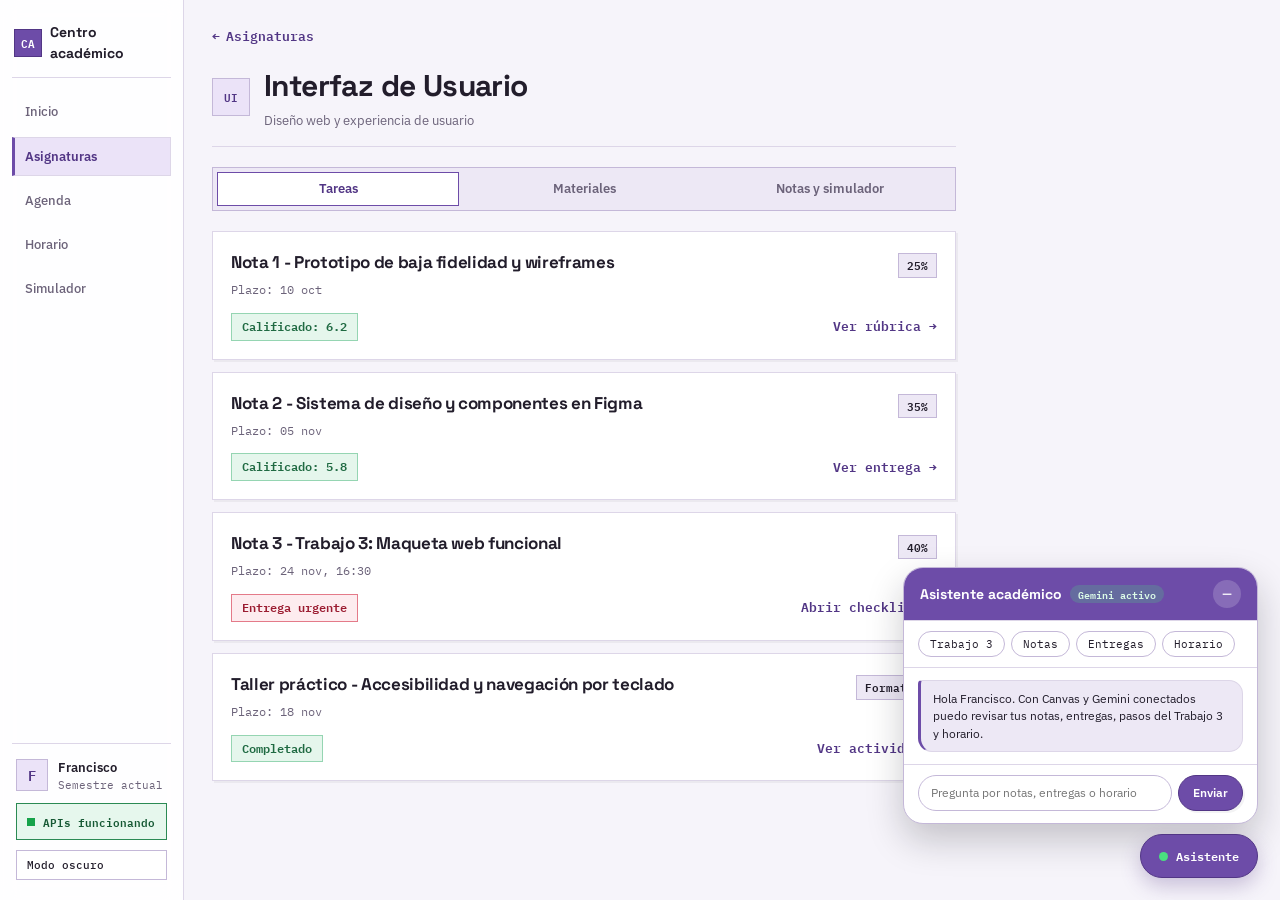
<file: interfaz.html>
<!doctype html>
<html lang="es">
  <head>
    <meta charset="utf-8">
    <meta name="viewport" content="width=device-width, initial-scale=1">
    <meta name="theme-color" content="#f6f4fa">
    <title>Detalle de asignatura | Centro académico</title>
    <link rel="preconnect" href="https://fonts.googleapis.com">
    <link rel="preconnect" href="https://fonts.gstatic.com" crossorigin>
    <link href="https://fonts.googleapis.com/css2?family=IBM+Plex+Mono:wght@500;600&family=IBM+Plex+Sans:wght@400;500;600&family=Space+Grotesk:wght@600;700&display=swap" rel="stylesheet">
    <link rel="stylesheet" href="styles.css">
    <script src="data.js" defer></script>
    <script src="app.js" defer></script>
    <script src="curso.js" defer></script>
  </head>
  <body class="course-detail-page">
    <a class="skip-link" href="#contenido">Saltar al contenido principal</a>
    <div class="app-layout">
      <aside class="sidebar" aria-label="Menú principal">
        <a class="brand" href="index.html" aria-label="Centro académico, inicio">
          <span class="brand-mark" aria-hidden="true">CA</span>
          <span class="brand-name">Centro académico</span>
        </a>

        <nav class="main-nav" aria-label="Navegación principal">
          <a class="nav-link" href="index.html">Inicio</a>
          <a class="nav-link is-active" href="asignaturas.html" aria-current="page">Asignaturas</a>
          <a class="nav-link" href="agenda.html">Agenda</a>
          <a class="nav-link" href="horario.html">Horario</a>
          <a class="nav-link" href="simulador.html">Simulador</a>
        </nav>

        <div class="sidebar-footer" aria-label="Perfil, API y tema">
          <div class="profile-row">
            <span class="profile-avatar" aria-hidden="true">F</span>
            <div class="profile-meta">
              <span class="profile-name">Francisco</span>
              <span class="profile-sub">Semestre actual</span>
            </div>
          </div>
          <button id="api-config-btn" class="api-button is-connected" type="button">
            <span class="api-dot" aria-hidden="true"></span>
            <span id="api-btn-label">APIs funcionando</span>
          </button>
          <button id="theme-toggle" class="theme-button" type="button" aria-pressed="false">Modo oscuro</button>
        </div>
      </aside>

      <main id="contenido" class="page-shell course-main" tabindex="-1">
        <a class="course-back" href="asignaturas.html"><span aria-hidden="true">←</span> Asignaturas</a>

        <header class="course-heading">
          <div class="course-title-row">
            <span id="course-badge" class="course-icon icon-violet" aria-hidden="true">UI</span>
            <div>
              <h1 id="course-title">Interfaz de Usuario</h1>
              <p id="course-area" class="course-subtitle">Diseño web</p>
            </div>
          </div>
        </header>

        <div class="course-tabs" role="tablist" aria-label="Secciones del ramo">
          <button class="course-tab" id="tab-tareas" type="button" role="tab" aria-selected="true" aria-controls="panel-tareas" tabindex="0">Tareas</button>
          <button class="course-tab" id="tab-materiales" type="button" role="tab" aria-selected="false" aria-controls="panel-materiales" tabindex="-1">Materiales</button>
          <button class="course-tab" id="tab-notas" type="button" role="tab" aria-selected="false" aria-controls="panel-notas" tabindex="-1">Notas y simulador</button>
        </div>

        <section class="course-panel" id="panel-tareas" role="tabpanel" aria-labelledby="tab-tareas" tabindex="0">
          <div id="course-tasks-list" class="material-list"></div>
        </section>

        <section class="course-panel" id="panel-materiales" role="tabpanel" aria-labelledby="tab-materiales" tabindex="0" hidden>
          <div id="course-materials-list" class="material-list"></div>
        </section>

        <section class="course-panel" id="panel-notas" role="tabpanel" aria-labelledby="tab-notas" tabindex="0" hidden>
          <div class="panel grades-panel">
            <div class="section-heading">
              <h2>Notas registradas</h2>
              <span id="grades-current-avg" class="week-badge">Promedio actual: 5.3</span>
            </div>

            <div class="grades-table-wrap">
              <table class="grades-table">
                <thead>
                  <tr>
                    <th scope="col">Evaluación</th>
                    <th scope="col">Peso</th>
                    <th scope="col">Nota (1.0 a 7.0)</th>
                  </tr>
                </thead>
                <tbody id="grades-tbody"></tbody>
              </table>
            </div>

            <div class="sim-box">
              <div class="sim-header">
                <h3 id="sim-exam-title">Simulador para Trabajo 3 (24%)</h3>
                <div class="sim-target-group">
                  <label for="sim-target">Meta final:</label>
                  <select id="sim-target">
                    <option value="4.0">Aprobar (4.0)</option>
                    <option value="5.0">Nota 5.0</option>
                    <option value="5.5">Eximición (5.5)</option>
                  </select>
                </div>
              </div>
              <p id="sim-result" class="sim-result" aria-live="polite"></p>
            </div>
          </div>

          <a id="course-canvas-grades" class="canvas-button" href="https://virginiogomez.instructure.com/courses/16836/grades" target="_blank" rel="noopener noreferrer">Abrir calificaciones en Canvas</a>
        </section>
      </main>
    </div>
  </body>
</html>
</file>
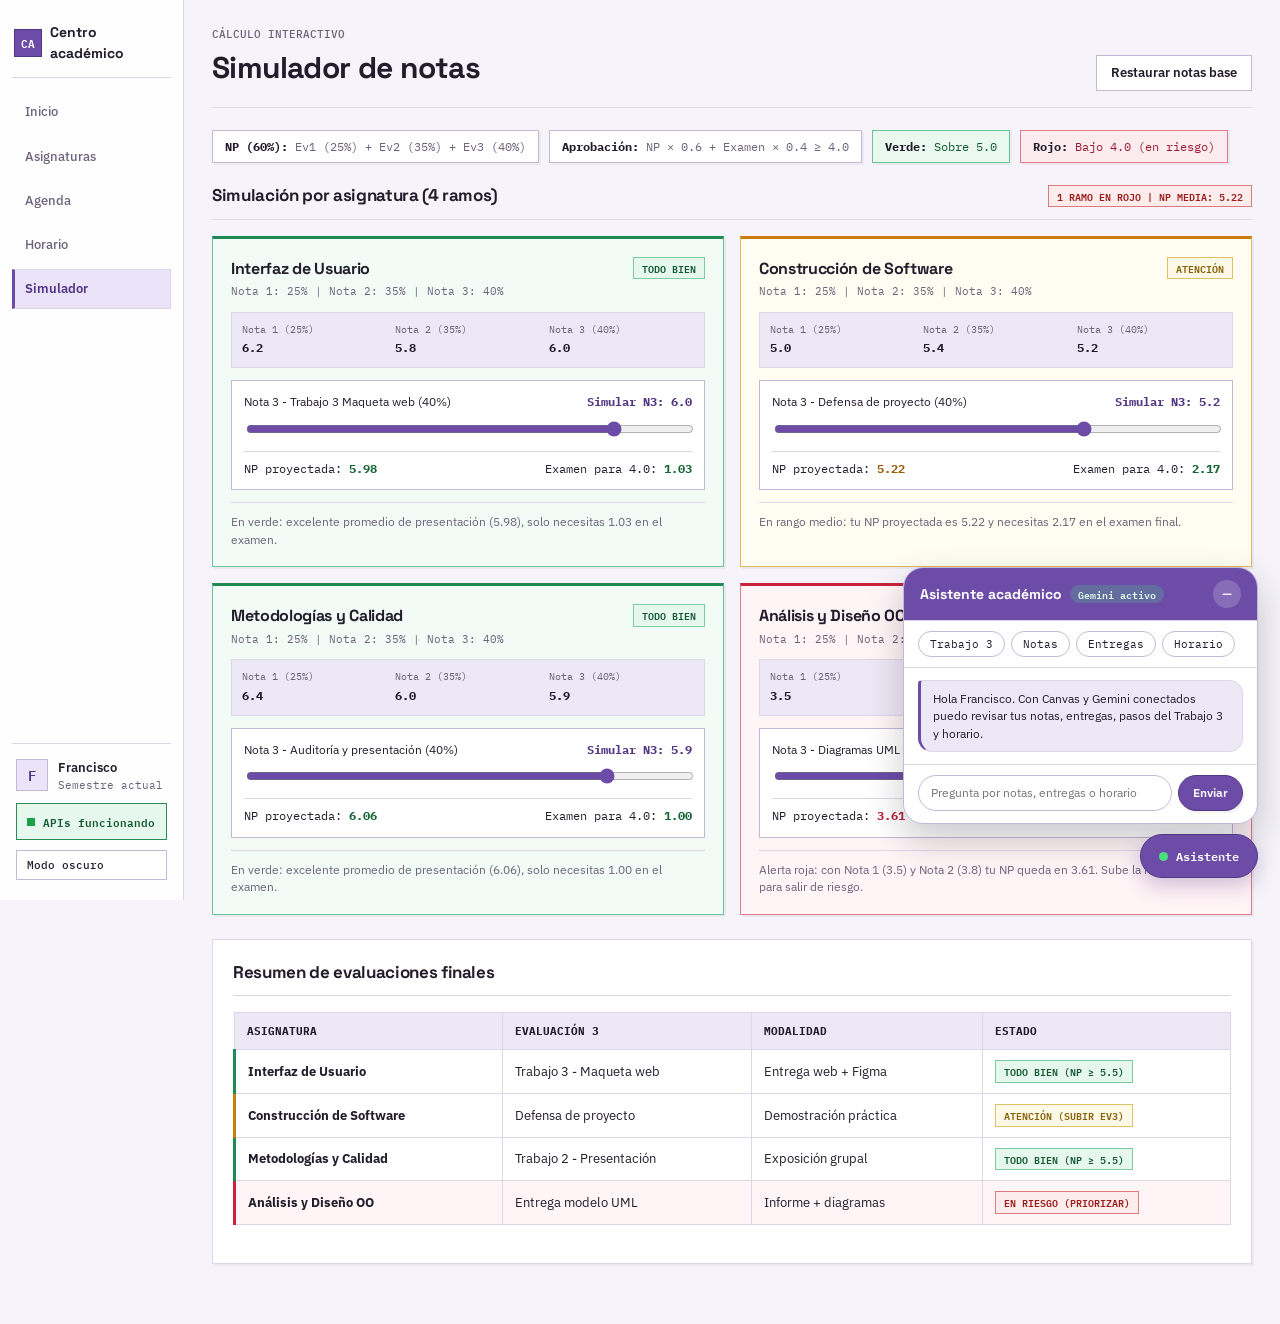
<file: simulador.html>
<!doctype html>
<html lang="es">
  <head>
    <meta charset="utf-8">
    <meta name="viewport" content="width=device-width, initial-scale=1">
    <meta name="theme-color" content="#f6f4fa">
    <title>Simulador | Centro académico</title>
    <link rel="preconnect" href="https://fonts.googleapis.com">
    <link rel="preconnect" href="https://fonts.gstatic.com" crossorigin>
    <link href="https://fonts.googleapis.com/css2?family=IBM+Plex+Mono:wght@500;600&family=IBM+Plex+Sans:wght@400;500;600&family=Space+Grotesk:wght@600;700&display=swap" rel="stylesheet">
    <link rel="stylesheet" href="styles.css">
    <script src="data.js" defer></script>
    <script src="app.js" defer></script>
    <script src="simulador.js" defer></script>
  </head>
  <body>
    <a class="skip-link" href="#simulador-contenido">Saltar al contenido principal</a>
    <div class="app-layout">
      <aside class="sidebar" aria-label="Menú principal">
        <a class="brand" href="index.html" aria-label="Centro académico, inicio">
          <span class="brand-mark" aria-hidden="true">CA</span>
          <span class="brand-name">Centro académico</span>
        </a>

        <nav class="main-nav" aria-label="Navegación principal">
          <a class="nav-link" href="index.html">Inicio</a>
          <a class="nav-link" href="asignaturas.html">Asignaturas</a>
          <a class="nav-link" href="agenda.html">Agenda</a>
          <a class="nav-link" href="horario.html">Horario</a>
          <a class="nav-link is-active" href="simulador.html" aria-current="page">Simulador</a>
        </nav>

        <div class="sidebar-footer" aria-label="Perfil, API y tema">
          <div class="profile-row">
            <span class="profile-avatar" aria-hidden="true">F</span>
            <div class="profile-meta">
              <span class="profile-name">Francisco</span>
              <span class="profile-sub">Semestre actual</span>
            </div>
          </div>
          <button id="api-config-btn" class="api-button is-connected" type="button">
            <span class="api-dot" aria-hidden="true"></span>
            <span id="api-btn-label">APIs funcionando</span>
          </button>
          <button id="theme-toggle" class="theme-button" type="button" aria-pressed="false">Modo oscuro</button>
        </div>
      </aside>

      <main id="simulador-contenido" class="page-shell" tabindex="-1">
        <header class="welcome">
          <div>
            <p class="date-label">Cálculo interactivo</p>
            <h1>Simulador de notas</h1>
          </div>
          <button id="sim-reset-all" class="secondary-button" type="button">Restaurar notas base</button>
        </header>

        <section class="sim-rules-bar" aria-label="Reglas de ponderación">
          <div class="sim-rule-pill"><strong>NP (60%):</strong> Ev1 (25%) + Ev2 (35%) + Ev3 (40%)</div>
          <div class="sim-rule-pill"><strong>Aprobación:</strong> NP &times; 0.6 + Examen &times; 0.4 &ge; 4.0</div>
          <div class="sim-rule-pill state-pill-good"><strong>Verde:</strong> Sobre 5.0</div>
          <div class="sim-rule-pill state-pill-bad"><strong>Rojo:</strong> Bajo 4.0 (en riesgo)</div>
        </section>

        <section aria-labelledby="sim-grid-title">
          <div class="section-heading">
            <h2 id="sim-grid-title">Simulación por asignatura (4 ramos)</h2>
            <span id="sim-summary-badge" class="sim-badge" aria-live="polite">Calculando...</span>
          </div>
          <div id="sim-courses-grid" class="sim-pro-grid"></div>
        </section>

        <section class="panel sim-exams-panel" aria-labelledby="exams-table-title">
          <div class="section-heading">
            <h2 id="exams-table-title">Resumen de evaluaciones finales</h2>
          </div>
          <div class="grades-table-wrap">
            <table class="grades-table">
              <thead>
                <tr>
                  <th scope="col">Asignatura</th>
                  <th scope="col">Evaluación 3</th>
                  <th scope="col">Modalidad</th>
                  <th scope="col">Estado</th>
                </tr>
              </thead>
              <tbody>
                <tr class="row-good">
                  <td><strong>Interfaz de Usuario</strong></td>
                  <td>Trabajo 3 - Maqueta web</td>
                  <td>Entrega web + Figma</td>
                  <td><span class="sim-badge b-low">Todo bien (NP &ge; 5.5)</span></td>
                </tr>
                <tr class="row-warn">
                  <td><strong>Construcción de Software</strong></td>
                  <td>Defensa de proyecto</td>
                  <td>Demostración práctica</td>
                  <td><span class="sim-badge b-med">Atención (subir Ev3)</span></td>
                </tr>
                <tr class="row-good">
                  <td><strong>Metodologías y Calidad</strong></td>
                  <td>Trabajo 2 - Presentación</td>
                  <td>Exposición grupal</td>
                  <td><span class="sim-badge b-low">Todo bien (NP &ge; 5.5)</span></td>
                </tr>
                <tr class="row-bad">
                  <td><strong>Análisis y Diseño OO</strong></td>
                  <td>Entrega modelo UML</td>
                  <td>Informe + diagramas</td>
                  <td><span class="sim-badge b-crit">En riesgo (priorizar)</span></td>
                </tr>
              </tbody>
            </table>
          </div>
        </section>
      </main>
    </div>
  </body>
</html>
</file>
<file: styles.css>
:root {
  color-scheme: light;
  --ink: #221d2b;
  --muted: #6c637a;
  --line: #ddd6e8;
  --line-strong: #c4b8d8;
  --paper: #ffffff;
  --paper-glass: rgba(255, 255, 255, 0.9);
  --canvas: #f6f4fa;
  --surface-muted: #ede8f5;
  --violet: #6d4ca8;
  --violet-dark: #523685;
  --violet-soft: #ebe3f8;
  --shadow-sm: 2px 2px 0 rgba(34, 29, 43, 0.05);
  --shadow-md: 4px 4px 0 rgba(109, 76, 168, 0.16);
  --ease: cubic-bezier(0.22, 1, 0.36, 1);
  --font-sans: "IBM Plex Sans", system-ui, -apple-system, "Segoe UI", sans-serif;
  --font-display: "Space Grotesk", "IBM Plex Sans", sans-serif;
  --font-mono: "IBM Plex Mono", ui-monospace, monospace;
  font-family: var(--font-sans);
}

html[data-theme="dark"] {
  color-scheme: dark;
  --ink: #efeaf7;
  --muted: #a69cb8;
  --line: #322b40;
  --line-strong: #493e5e;
  --paper: #1b1724;
  --paper-glass: rgba(27, 23, 36, 0.92);
  --canvas: #13101a;
  --surface-muted: #251f31;
  --violet: #9e7ee0;
  --violet-dark: #bfa6f2;
  --violet-soft: #2d2342;
  --shadow-sm: 2px 2px 0 rgba(0, 0, 0, 0.35);
  --shadow-md: 4px 4px 0 rgba(158, 126, 224, 0.24);
}

* {
  box-sizing: border-box;
  border-radius: 0;
}

html {
  scroll-behavior: smooth;
}

body {
  margin: 0;
  min-height: 100vh;
  background: var(--canvas);
  color: var(--ink);
  font-size: 14px;
  line-height: 1.48;
  -webkit-font-smoothing: antialiased;
}

a {
  color: inherit;
  text-decoration: none;
}

:focus-visible {
  outline: 2px solid var(--violet);
  outline-offset: 2px;
}

.skip-link {
  position: fixed;
  top: 12px;
  left: 12px;
  z-index: 50;
  transform: translateY(calc(-100% - 16px));
  padding: 10px 14px;
  border: 1px solid var(--violet);
  background: var(--ink);
  color: var(--paper);
  font-weight: 600;
  transition: transform 0.16s var(--ease);
}

.skip-link:focus-visible {
  transform: translateY(0);
}

h1, h2, h3, p {
  margin-top: 0;
}

h1, h2, h3 {
  font-family: var(--font-display);
  letter-spacing: -0.02em;
}

@keyframes fadeUp {
  from {
    opacity: 0;
    transform: translateY(4px);
  }
  to {
    opacity: 1;
    transform: translateY(0);
  }
}

.app-layout {
  display: grid;
  grid-template-columns: 184px minmax(0, 1fr);
  min-height: 100vh;
}

.app-layout > main {
  min-width: 0;
}

.sidebar {
  position: sticky;
  top: 0;
  height: 100vh;
  display: flex;
  flex-direction: column;
  padding: 18px 12px;
  background: var(--paper-glass);
  backdrop-filter: blur(10px);
  -webkit-backdrop-filter: blur(10px);
  border-right: 1px solid var(--line);
}

.brand {
  display: inline-flex;
  align-items: center;
  gap: 8px;
  padding: 4px 2px 14px;
  border-bottom: 1px solid var(--line);
  font-family: var(--font-display);
  font-size: 14px;
  font-weight: 700;
}

.brand-mark {
  display: grid;
  width: 28px;
  height: 28px;
  flex: 0 0 28px;
  place-items: center;
  border: 1px solid var(--violet-dark);
  background: var(--violet);
  color: #ffffff;
  font-family: var(--font-mono);
  font-size: 11px;
  font-weight: 600;
}

.main-nav {
  display: flex;
  flex-direction: column;
  gap: 5px;
  margin-top: 14px;
}

.nav-link {
  padding: 9px 10px;
  border: 1px solid transparent;
  border-left: 3px solid transparent;
  color: var(--muted);
  font-size: 13px;
  font-weight: 500;
  transition: background-color 0.15s var(--ease), color 0.15s var(--ease), border-color 0.15s var(--ease);
}

.nav-link:hover {
  background: var(--surface-muted);
  color: var(--ink);
}

.nav-link.is-active {
  border-color: var(--line);
  border-left-color: var(--violet);
  background: var(--violet-soft);
  color: var(--violet-dark);
  font-weight: 600;
}

.sidebar-footer {
  margin-top: auto;
  display: flex;
  flex-direction: column;
  gap: 10px;
  padding: 14px 4px 2px;
  border-top: 1px solid var(--line);
}

.profile-row {
  display: flex;
  align-items: center;
  gap: 10px;
}

.profile-avatar {
  display: grid;
  width: 32px;
  height: 32px;
  flex: 0 0 auto;
  place-items: center;
  border: 1px solid var(--line-strong);
  background: var(--violet-soft);
  color: var(--violet-dark);
  font-family: var(--font-mono);
  font-weight: 600;
}

.profile-meta {
  display: flex;
  flex-direction: column;
  min-width: 0;
}

.profile-name {
  font-size: 13px;
  font-weight: 600;
}

.profile-sub {
  font-family: var(--font-mono);
  font-size: 11px;
  color: var(--muted);
}

.theme-button {
  width: 100%;
  padding: 7px 10px;
  border: 1px solid var(--line-strong);
  background: var(--paper);
  color: var(--ink);
  font-family: var(--font-mono);
  font-size: 11px;
  font-weight: 500;
  text-align: left;
  cursor: pointer;
  transition: border-color 0.15s var(--ease), background-color 0.15s var(--ease);
}

.theme-button:hover {
  border-color: var(--violet);
  background: var(--surface-muted);
}

.api-button {
  width: 100%;
  display: inline-flex;
  align-items: center;
  gap: 8px;
  padding: 8px 10px;
  border: 1px solid var(--line-strong);
  background: var(--paper);
  color: var(--ink);
  font-family: var(--font-mono);
  font-size: 11px;
  font-weight: 600;
  text-align: left;
  cursor: pointer;
  transition: border-color 0.15s var(--ease), background-color 0.15s var(--ease);
}

.api-button:hover {
  border-color: var(--violet);
}

.api-dot {
  width: 8px;
  height: 8px;
  flex: 0 0 8px;
  background: #d97706;
}

.api-button.is-connected {
  border-color: #2b8a54;
  background: #e6f7ed;
  color: #165934;
}

.api-button.is-connected:hover {
  background: #d6f2e2;
}

.api-button.is-connected .api-dot {
  background: #16a34a;
}

html[data-theme="dark"] .api-button.is-connected {
  border-color: #2e8b57;
  background: #142e20;
  color: #8ee6b2;
}

.api-status-note {
  margin: 0;
  font-family: var(--font-mono);
  font-size: 12px;
  color: var(--muted);
}

.modal-card-wide {
  width: min(530px, 100%);
  max-height: 90vh;
  overflow-y: auto;
}

.api-section {
  display: grid;
  gap: 10px;
  padding: 14px;
  border: 1px solid var(--line);
  background: var(--surface-muted);
}

.api-section h3 {
  margin: 0;
  font-size: 14px;
  font-weight: 700;
}

.api-guide {
  padding: 8px 10px;
  border: 1px solid var(--line-strong);
  background: var(--paper);
  font-size: 12px;
}

.api-guide summary {
  cursor: pointer;
  color: var(--violet-dark);
  font-weight: 600;
}

.api-guide ol {
  margin: 8px 0 2px;
  padding-left: 18px;
  display: grid;
  gap: 5px;
  color: var(--muted);
}

.api-guide a {
  color: var(--violet-dark);
  text-decoration: underline;
}

.chatbot-header-left {
  display: flex;
  align-items: center;
  gap: 8px;
}

.chatbot-status-pill {
  padding: 2px 8px;
  border-radius: 999px;
  font-family: var(--font-mono);
  font-size: 10px;
  font-weight: 600;
}

.chatbot-status-pill.is-online {
  background: rgba(74, 222, 128, 0.22);
  color: #dcfce7;
}

.chatbot-status-pill.is-offline {
  background: rgba(248, 113, 113, 0.28);
  color: #fee2e2;
}

.chatbot-dot.is-offline {
  background: #f87171;
}

.page-shell {
  width: min(1120px, 100%);
  margin: 0;
  padding: 26px 28px 60px;
  animation: fadeUp 0.2s var(--ease);
}

.welcome {
  display: flex;
  align-items: flex-end;
  justify-content: space-between;
  gap: 20px;
  margin-bottom: 22px;
  padding-bottom: 16px;
  border-bottom: 1px solid var(--line);
}

.date-label {
  margin-bottom: 4px;
  color: var(--muted);
  font-family: var(--font-mono);
  font-size: 11px;
  font-weight: 500;
  text-transform: uppercase;
}

h1 {
  margin-bottom: 0;
  font-size: clamp(24px, 2.8vw, 30px);
  font-weight: 700;
}

.calendar-button {
  display: inline-flex;
  align-items: center;
  padding: 9px 15px;
  border: 1px solid var(--line-strong);
  background: var(--paper);
  color: var(--violet-dark);
  font-size: 13px;
  font-weight: 600;
  white-space: nowrap;
  box-shadow: var(--shadow-sm);
  transition: border-color 0.15s var(--ease), transform 0.15s var(--ease), box-shadow 0.15s var(--ease);
}

.calendar-button:hover {
  border-color: var(--violet);
  transform: translate(-1px, -1px);
  box-shadow: var(--shadow-md);
}

.summary-grid {
  display: grid;
  grid-template-columns: repeat(3, minmax(0, 1fr));
  gap: 14px;
  margin-bottom: 20px;
}

.summary-card {
  padding: 15px 16px;
  border: 1px solid var(--line);
  border-top: 3px solid var(--violet);
  background: var(--paper);
  box-shadow: var(--shadow-sm);
}

.summary-label {
  margin-bottom: 6px;
  color: var(--muted);
  font-family: var(--font-mono);
  font-size: 11px;
  text-transform: uppercase;
}

.summary-value {
  margin-bottom: 0;
  font-family: var(--font-display);
  font-size: 20px;
  font-weight: 700;
}

.summary-value span {
  display: block;
  margin-top: 2px;
  color: var(--muted);
  font-family: var(--font-sans);
  font-size: 12px;
  font-weight: 400;
}

.content-grid {
  display: grid;
  grid-template-columns: minmax(0, 1.4fr) minmax(290px, 0.95fr);
  gap: 18px;
  align-items: start;
}

.panel {
  min-width: 0;
  padding: 20px;
  border: 1px solid var(--line);
  background: var(--paper);
  box-shadow: var(--shadow-sm);
}

.section-heading {
  display: flex;
  align-items: center;
  justify-content: space-between;
  gap: 12px;
  margin-bottom: 16px;
  padding-bottom: 10px;
  border-bottom: 1px solid var(--line);
}

h2 {
  margin-bottom: 0;
  font-size: 17px;
  font-weight: 700;
}

.text-link {
  color: var(--violet);
  font-family: var(--font-mono);
  font-size: 12px;
  font-weight: 600;
}

.text-link:hover {
  color: var(--violet-dark);
  text-decoration: underline;
}

.course-list {
  display: grid;
  gap: 10px;
}

.course-card {
  display: grid;
  grid-template-columns: 38px minmax(0, 1fr) 74px 38px;
  align-items: center;
  gap: 12px;
  padding: 12px;
  border: 1px solid var(--line);
  border-left: 3px solid transparent;
  background: var(--paper);
  transition: border-color 0.15s var(--ease), transform 0.15s var(--ease), box-shadow 0.15s var(--ease);
}

.course-card:hover {
  border-color: var(--violet);
  border-left-color: var(--violet);
  transform: translate(-1px, -1px);
  box-shadow: var(--shadow-md);
}

.course-icon {
  display: grid;
  width: 38px;
  height: 38px;
  flex: 0 0 auto;
  place-items: center;
  border: 1px solid var(--line-strong);
  font-family: var(--font-mono);
  font-size: 11px;
  font-weight: 600;
}

.icon-violet {
  background: var(--violet-soft);
  color: var(--violet-dark);
}

.icon-blue {
  background: #e6eef9;
  color: #3a5a87;
}

.icon-rose {
  background: #f8e7ed;
  color: #8f465c;
}

.icon-mint {
  background: #e5f3ec;
  color: #356950;
}

html[data-theme="dark"] .icon-blue {
  background: #1e2a3d;
  color: #9ec0f0;
}

html[data-theme="dark"] .icon-rose {
  background: #38202a;
  color: #eeb0c2;
}

html[data-theme="dark"] .icon-mint {
  background: #1d3329;
  color: #97d9b8;
}

.course-info h3,
.event-info h3 {
  overflow: hidden;
  margin: 0 0 2px;
  font-size: 14px;
  font-weight: 600;
  text-overflow: ellipsis;
  white-space: nowrap;
}

.course-info p,
.event-info p {
  overflow: hidden;
  margin: 0;
  color: var(--muted);
  font-size: 12px;
  text-overflow: ellipsis;
  white-space: nowrap;
}

.course-progress {
  overflow: hidden;
  height: 6px;
  border: 1px solid var(--line);
  background: var(--surface-muted);
}

.course-progress span {
  display: block;
  height: 100%;
  background: var(--violet);
  transition: width 0.3s var(--ease);
}

.progress-label {
  color: var(--muted);
  font-family: var(--font-mono);
  font-size: 11px;
  text-align: right;
}

.week-badge {
  padding: 4px 8px;
  border: 1px solid var(--line-strong);
  background: var(--violet-soft);
  color: var(--violet-dark);
  font-family: var(--font-mono);
  font-size: 11px;
  font-weight: 600;
}

.agenda-filters {
  display: flex;
  flex-wrap: wrap;
  gap: 6px;
  margin: 0 0 12px;
}

.agenda-filter {
  padding: 5px 10px;
  border: 1px solid var(--line);
  background: var(--paper);
  color: var(--muted);
  font: inherit;
  font-size: 12px;
  font-weight: 500;
  cursor: pointer;
  transition: background-color 0.15s var(--ease), border-color 0.15s var(--ease), color 0.15s var(--ease);
}

.agenda-filter:hover {
  border-color: var(--violet);
  color: var(--ink);
}

.agenda-filter[aria-pressed="true"] {
  border-color: var(--violet);
  background: var(--violet-soft);
  color: var(--violet-dark);
  font-weight: 600;
}

.event-list {
  display: grid;
}

.event-item {
  display: flex;
  gap: 12px;
  padding: 12px 0;
  border-top: 1px solid var(--line);
  animation: fadeUp 0.16s var(--ease);
}

.event-item[hidden] {
  display: none;
}

.event-item:first-child {
  padding-top: 2px;
  border-top: 0;
}

.event-date {
  display: flex;
  width: 42px;
  flex: 0 0 42px;
  flex-direction: column;
  align-items: center;
  justify-content: center;
  align-self: start;
  padding: 6px 0;
  border: 1px solid var(--line);
  background: var(--surface-muted);
  color: var(--muted);
  font-family: var(--font-mono);
  font-size: 10px;
  font-weight: 600;
}

.event-date strong {
  margin-top: 1px;
  color: var(--ink);
  font-size: 15px;
  font-weight: 700;
}

.event-info {
  min-width: 0;
}

.event-tag {
  display: inline-block;
  margin-bottom: 4px;
  padding: 2px 7px;
  border: 1px solid var(--line-strong);
  font-family: var(--font-mono);
  font-size: 10px;
  font-weight: 600;
  text-transform: uppercase;
}

.tag-violet {
  background: var(--violet-soft);
  color: var(--violet-dark);
}

.tag-blue {
  background: #e6eef9;
  color: #3a5a87;
}

.tag-rose {
  background: #f8e7ed;
  color: #8f465c;
}

html[data-theme="dark"] .tag-blue {
  background: #1e2a3d;
  color: #9ec0f0;
}

html[data-theme="dark"] .tag-rose {
  background: #38202a;
  color: #eeb0c2;
}

.event-link:hover {
  color: var(--violet);
  text-decoration: underline;
}

/* Vista de asignaturas */
.subjects-main,
.course-main {
  max-width: 800px;
}

.subjects-heading {
  margin-bottom: 18px;
  padding-bottom: 14px;
  border-bottom: 1px solid var(--line);
}

.search-field {
  display: flex;
  align-items: center;
  min-height: 44px;
  margin-bottom: 20px;
  padding: 0 14px;
  border: 1px solid var(--line-strong);
  background: var(--paper);
  box-shadow: var(--shadow-sm);
}

.search-field:focus-within {
  border-color: var(--violet);
  box-shadow: var(--shadow-md);
}

.search-field input {
  width: 100%;
  min-width: 0;
  border: 0;
  outline: 0;
  background: transparent;
  color: var(--ink);
  font: inherit;
  font-size: 14px;
}

.search-field input::placeholder {
  color: var(--muted);
  opacity: 1;
}

.subject-list {
  display: grid;
  gap: 12px;
}

.subject-card {
  display: flex;
  min-height: 76px;
  align-items: center;
  justify-content: space-between;
  gap: 16px;
  padding: 14px 18px;
  border: 1px solid var(--line);
  border-left: 3px solid var(--violet);
  background: var(--paper);
  box-shadow: var(--shadow-sm);
  transition: border-color 0.15s var(--ease), transform 0.15s var(--ease), box-shadow 0.15s var(--ease);
}

.subject-card-left {
  display: flex;
  align-items: center;
  gap: 14px;
  min-width: 0;
}

a.subject-card:hover {
  border-color: var(--violet);
  transform: translate(-1px, -1px);
  box-shadow: var(--shadow-md);
}

.subject-card h3 {
  margin: 0 0 3px;
  font-size: 15px;
  font-weight: 700;
}

.subject-card p {
  margin: 0;
  color: var(--muted);
  font-size: 13px;
}

.subject-chevron {
  flex: 0 0 auto;
  color: var(--muted);
  font-family: var(--font-mono);
  font-size: 18px;
  transition: transform 0.15s var(--ease), color 0.15s var(--ease);
}

a.subject-card:hover .subject-chevron {
  color: var(--violet-dark);
  transform: translateX(3px);
}

.empty-state {
  margin: 18px 0 0;
  padding: 20px;
  border: 1px dashed var(--line-strong);
  background: var(--paper);
  color: var(--muted);
  font-size: 13px;
  text-align: center;
}

.subject-card[hidden],
.empty-state[hidden] {
  display: none;
}

.sr-only {
  position: absolute;
  overflow: hidden;
  width: 1px;
  height: 1px;
  padding: 0;
  border: 0;
  clip: rect(0, 0, 0, 0);
  white-space: nowrap;
  clip-path: inset(50%);
}

/* Vista detalle de asignatura y simulador */
.course-back {
  display: inline-flex;
  align-items: center;
  gap: 6px;
  margin-bottom: 18px;
  color: var(--violet-dark);
  font-family: var(--font-mono);
  font-size: 13px;
  font-weight: 600;
}

.course-back:hover {
  color: var(--violet);
  text-decoration: underline;
}

.course-heading {
  margin-bottom: 20px;
  padding-bottom: 16px;
  border-bottom: 1px solid var(--line);
}

.course-title-row {
  display: flex;
  align-items: center;
  gap: 14px;
}

.course-heading h1 {
  margin-bottom: 2px;
}

.course-subtitle {
  margin-bottom: 0;
  color: var(--muted);
  font-size: 13px;
}

.course-tabs {
  display: grid;
  grid-template-columns: repeat(3, minmax(0, 1fr));
  gap: 4px;
  min-height: 44px;
  margin-bottom: 20px;
  padding: 4px;
  border: 1px solid var(--line-strong);
  background: var(--surface-muted);
}

.course-tab {
  min-width: 0;
  border: 1px solid transparent;
  background: transparent;
  color: var(--muted);
  cursor: pointer;
  font: inherit;
  font-size: 13px;
  font-weight: 600;
  transition: background-color 0.15s var(--ease), color 0.15s var(--ease);
}

.course-tab:hover {
  color: var(--ink);
}

.course-tab[aria-selected="true"] {
  border-color: var(--violet);
  background: var(--paper);
  color: var(--violet-dark);
}

.course-panel {
  animation: fadeUp 0.18s var(--ease);
}

.course-panel[hidden] {
  display: none;
}

.task-card,
.material-card {
  border: 1px solid var(--line);
  background: var(--paper);
  box-shadow: var(--shadow-sm);
}

.task-card {
  padding: 18px;
}

.task-card-top,
.task-card-bottom,
.material-top {
  display: flex;
  align-items: center;
  justify-content: space-between;
  gap: 12px;
}

.task-card h2 {
  margin-bottom: 6px;
  font-size: 17px;
}

.task-due {
  margin: 0 0 14px;
  color: var(--muted);
  font-family: var(--font-mono);
  font-size: 12px;
}

.task-status {
  display: inline-flex;
  align-items: center;
  padding: 4px 10px;
  border: 1px solid #e2c980;
  background: #fef3c7;
  color: #854d0e;
  font-family: var(--font-mono);
  font-size: 12px;
  font-weight: 600;
}

html[data-theme="dark"] .task-status {
  border-color: #705516;
  background: #382b0c;
  color: #f6d27a;
}

.task-status.is-complete {
  border-color: #95d5b2;
  background: #e5f6ec;
  color: #1f6a42;
}

html[data-theme="dark"] .task-status.is-complete {
  border-color: #2c6b49;
  background: #163324;
  color: #9be3ba;
}

.task-link {
  color: var(--violet-dark);
  font-family: var(--font-mono);
  font-size: 13px;
  font-weight: 600;
}

.task-link:hover,
.material-link:hover {
  color: var(--violet);
  text-decoration: underline;
}

.material-list {
  display: grid;
  gap: 12px;
}

.material-card {
  display: flex;
  flex-direction: column;
  gap: 10px;
  padding: 16px 18px;
  transition: border-color 0.15s var(--ease), transform 0.15s var(--ease), box-shadow 0.15s var(--ease);
}

.material-card:hover {
  border-color: var(--violet);
  transform: translate(-1px, -1px);
  box-shadow: var(--shadow-md);
}

.material-title {
  font-size: 15px;
  font-weight: 600;
}

.material-link {
  color: var(--violet-dark);
  font-family: var(--font-mono);
  font-size: 12px;
  font-weight: 600;
}

/* Tabla de notas y simulador */
.grades-panel {
  margin-bottom: 16px;
}

.grades-table-wrap {
  overflow-x: auto;
  margin-bottom: 18px;
}

.grades-table {
  width: 100%;
  border-collapse: collapse;
  font-size: 13px;
}

.grades-table th,
.grades-table td {
  padding: 10px 12px;
  border: 1px solid var(--line);
  text-align: left;
}

.grades-table th {
  background: var(--surface-muted);
  font-family: var(--font-mono);
  font-size: 11px;
  text-transform: uppercase;
}

.mono-cell {
  font-family: var(--font-mono);
}

.grade-input {
  width: 78px;
  padding: 6px 8px;
  border: 1px solid var(--line-strong);
  background: var(--paper);
  color: var(--ink);
  font-family: var(--font-mono);
  font-size: 13px;
  font-weight: 600;
}

.sim-box {
  padding: 16px;
  border: 1px solid var(--line-strong);
  border-left: 3px solid var(--violet);
  background: var(--surface-muted);
}

.sim-header {
  display: flex;
  flex-wrap: wrap;
  align-items: center;
  justify-content: space-between;
  gap: 12px;
  margin-bottom: 10px;
}

.sim-header h3 {
  margin: 0;
  font-size: 15px;
}

.sim-target-group {
  display: flex;
  align-items: center;
  gap: 8px;
  font-size: 12px;
  font-weight: 600;
}

.sim-target-group select {
  padding: 5px 8px;
  border: 1px solid var(--line-strong);
  background: var(--paper);
  color: var(--ink);
  font: inherit;
}

.sim-result {
  margin: 0;
  font-size: 13px;
  font-weight: 500;
}

.sim-result.is-good {
  color: #1f6a42;
}

.sim-result.is-warn {
  color: #b43957;
}

html[data-theme="dark"] .sim-result.is-good {
  color: #9be3ba;
}

html[data-theme="dark"] .sim-result.is-warn {
  color: #f497ad;
}

.canvas-button {
  display: inline-flex;
  min-height: 42px;
  align-items: center;
  justify-content: center;
  padding: 0 18px;
  border: 1px solid var(--violet-dark);
  background: var(--violet);
  color: #ffffff;
  font-size: 13px;
  font-weight: 600;
  box-shadow: var(--shadow-sm);
  transition: background-color 0.15s var(--ease), transform 0.15s var(--ease), box-shadow 0.15s var(--ease);
}

.canvas-button:hover {
  background: var(--violet-dark);
  transform: translate(-1px, -1px);
  box-shadow: var(--shadow-md);
}

/* Vista detalle de evaluacion, alertas y modal */
body.modal-open {
  overflow: hidden;
}

.alert-banner {
  display: flex;
  align-items: flex-start;
  justify-content: space-between;
  gap: 12px;
  margin-bottom: 18px;
  padding: 12px 16px;
  border: 1px solid #84cfa4;
  border-left: 4px solid #2b8a54;
  background: #edf9f2;
  color: #1f5c3a;
  box-shadow: var(--shadow-sm);
  animation: fadeUp 0.18s var(--ease);
}

html[data-theme="dark"] .alert-banner {
  border-color: #2c6b49;
  background: #163324;
  color: #b7efd0;
}

.alert-banner[hidden] {
  display: none;
}

.alert-banner strong {
  display: block;
  margin-bottom: 2px;
  font-size: 13px;
}

.alert-banner p {
  margin: 0;
  font-size: 12px;
}

.alert-close,
.modal-close {
  display: grid;
  width: 28px;
  height: 28px;
  flex: 0 0 auto;
  place-items: center;
  border: 1px solid transparent;
  background: transparent;
  color: inherit;
  font-size: 18px;
  line-height: 1;
  cursor: pointer;
}

.alert-close:hover,
.modal-close:hover {
  border-color: var(--line-strong);
  background: var(--surface-muted);
}

.eval-header {
  margin-bottom: 20px;
  padding-bottom: 14px;
  border-bottom: 1px solid var(--line);
}

.eval-badges {
  display: flex;
  flex-wrap: wrap;
  align-items: center;
  gap: 8px;
  margin-bottom: 10px;
}

.eval-badges .event-tag {
  margin-bottom: 0;
  padding: 4px 8px;
}

.eval-weight {
  display: inline-flex;
  align-items: center;
  padding: 3px 8px;
  border: 1px solid var(--line-strong);
  background: var(--surface-muted);
  color: var(--ink);
  font-family: var(--font-mono);
  font-size: 11px;
  font-weight: 600;
}

.eval-header h1 {
  margin-bottom: 6px;
}

.eval-due {
  margin: 0;
  color: var(--muted);
  font-family: var(--font-mono);
  font-size: 12px;
}

.eval-panel {
  margin-bottom: 18px;
}

.eval-heading {
  flex-wrap: wrap;
}

.primary-button,
.secondary-button {
  display: inline-flex;
  align-items: center;
  justify-content: center;
  min-height: 36px;
  padding: 0 14px;
  font: inherit;
  font-size: 13px;
  font-weight: 600;
  cursor: pointer;
  transition: background-color 0.15s var(--ease), border-color 0.15s var(--ease), transform 0.15s var(--ease), box-shadow 0.15s var(--ease);
}

.primary-button {
  border: 1px solid var(--violet-dark);
  background: var(--violet);
  color: #ffffff;
  box-shadow: var(--shadow-sm);
}

.primary-button:hover {
  background: var(--violet-dark);
  transform: translate(-1px, -1px);
  box-shadow: var(--shadow-md);
}

.secondary-button {
  border: 1px solid var(--line-strong);
  background: var(--paper);
  color: var(--ink);
}

.secondary-button:hover {
  border-color: var(--violet);
  background: var(--surface-muted);
}

.eval-progress-row {
  display: flex;
  align-items: center;
  justify-content: space-between;
  margin-bottom: 8px;
  font-family: var(--font-mono);
  font-size: 12px;
  color: var(--muted);
}

.eval-percent {
  color: var(--violet-dark);
  font-weight: 600;
}

.eval-progress {
  height: 8px;
  margin-bottom: 18px;
}

.steps-list {
  list-style: none;
  margin: 0;
  padding: 0;
  display: grid;
  gap: 10px;
}

.step-item {
  display: flex;
  align-items: flex-start;
  justify-content: space-between;
  gap: 12px;
  padding: 12px 14px;
  border: 1px solid var(--line);
  border-left: 3px solid var(--violet);
  background: var(--paper);
}

.step-item.is-done {
  border-left-color: var(--line-strong);
  background: var(--surface-muted);
}

.step-check {
  display: flex;
  align-items: flex-start;
  gap: 11px;
  flex: 1;
  min-width: 0;
  cursor: pointer;
}

.step-check input[type="checkbox"] {
  width: 16px;
  height: 16px;
  margin: 3px 0 0;
  flex: 0 0 auto;
  accent-color: var(--violet);
  cursor: pointer;
}

.step-body {
  display: flex;
  flex-direction: column;
  gap: 4px;
  min-width: 0;
}

.step-top {
  display: flex;
  flex-wrap: wrap;
  align-items: center;
  gap: 8px;
}

.step-top .event-tag {
  margin-bottom: 0;
}

.step-title {
  font-size: 14px;
  font-weight: 600;
  color: var(--ink);
}

.step-item.is-done .step-title {
  color: var(--muted);
  text-decoration: line-through;
}

.step-note {
  font-size: 12px;
  color: var(--muted);
}

.step-remove {
  border: 1px solid transparent;
  padding: 4px 8px;
  background: transparent;
  color: var(--muted);
  font-family: var(--font-mono);
  font-size: 11px;
  cursor: pointer;
}

.step-remove:hover {
  border-color: #d68a9e;
  background: #f8e7ed;
  color: #8f3049;
}

.eval-actions {
  display: flex;
  flex-wrap: wrap;
  gap: 10px;
}

.modal-backdrop {
  position: fixed;
  inset: 0;
  z-index: 40;
  display: grid;
  place-items: center;
  padding: 20px;
  background: rgba(20, 16, 28, 0.48);
  backdrop-filter: blur(3px);
}

.modal-backdrop[hidden] {
  display: none;
}

.modal-card {
  width: min(460px, 100%);
  padding: 22px;
  border: 1px solid var(--line-strong);
  border-top: 4px solid var(--violet);
  background: var(--paper);
  box-shadow: 6px 6px 0 rgba(20, 16, 28, 0.24);
  animation: fadeUp 0.18s var(--ease);
}

.modal-header {
  display: flex;
  align-items: center;
  justify-content: space-between;
  gap: 12px;
  margin-bottom: 16px;
  padding-bottom: 10px;
  border-bottom: 1px solid var(--line);
}

.modal-form {
  display: grid;
  gap: 14px;
}

.form-row-2 {
  display: grid;
  grid-template-columns: 1fr 1fr;
  gap: 12px;
}

.form-field {
  display: grid;
  gap: 6px;
}

.form-field label {
  font-family: var(--font-mono);
  font-size: 12px;
  font-weight: 600;
  color: var(--ink);
}

.form-field input,
.form-field select,
.form-field textarea {
  width: 100%;
  padding: 9px 11px;
  border: 1px solid var(--line-strong);
  background: var(--paper);
  color: var(--ink);
  font: inherit;
  font-size: 14px;
}

.form-field textarea {
  resize: vertical;
  min-height: 68px;
}

.form-field input:focus,
.form-field select:focus,
.form-field textarea:focus {
  outline: 0;
  border-color: var(--violet);
  box-shadow: var(--shadow-sm);
}

.form-field input.is-invalid {
  border-color: #c74b68;
}

.field-error {
  margin: 0;
  color: #b43957;
  font-size: 12px;
  font-weight: 600;
}

.field-error[hidden] {
  display: none;
}

.modal-actions {
  display: flex;
  justify-content: flex-end;
  gap: 10px;
  margin-top: 4px;
}

/* Vista de agenda completa */
.agenda-header {
  display: flex;
  align-items: center;
  justify-content: space-between;
  gap: 16px;
  margin-bottom: 20px;
  padding-bottom: 14px;
  border-bottom: 1px solid var(--line);
}

.agenda-title-block {
  display: flex;
  align-items: center;
  gap: 12px;
}

.agenda-controls {
  display: grid;
  gap: 12px;
  margin-bottom: 18px;
}

.agenda-search-row {
  display: grid;
  grid-template-columns: minmax(0, 1fr) 220px;
  gap: 12px;
}

.agenda-search {
  margin-bottom: 0;
}

.agenda-select {
  width: 100%;
  min-height: 44px;
  padding: 0 12px;
  border: 1px solid var(--line-strong);
  background: var(--paper);
  color: var(--ink);
  font: inherit;
  font-size: 14px;
  box-shadow: var(--shadow-sm);
  cursor: pointer;
}

.agenda-page-filters {
  margin: 0;
}

.agenda-card-list {
  display: grid;
  gap: 12px;
}

.agenda-card {
  display: flex;
  align-items: flex-start;
  gap: 14px;
  padding: 15px 18px;
  border: 1px solid var(--line);
  border-left: 3px solid var(--violet);
  background: var(--paper);
  box-shadow: var(--shadow-sm);
  animation: fadeUp 0.18s var(--ease);
}

.agenda-card.is-done {
  border-left-color: var(--line-strong);
  opacity: 0.72;
}

.agenda-card.is-done h3 {
  text-decoration: line-through;
}

.agenda-date {
  width: 46px;
  flex: 0 0 46px;
  padding: 8px 0;
}

.agenda-card-body {
  min-width: 0;
  flex: 1;
}

.agenda-card-meta {
  display: flex;
  flex-wrap: wrap;
  align-items: center;
  gap: 8px;
  margin-bottom: 6px;
}

.agenda-card-meta .event-tag {
  margin-bottom: 0;
}

.agenda-card-time {
  font-family: var(--font-mono);
  font-size: 12px;
  color: var(--muted);
}

.agenda-card-body h3 {
  margin: 0 0 3px;
  font-size: 15px;
  font-weight: 700;
}

.agenda-card-course {
  margin: 0 0 4px;
  font-size: 13px;
  font-weight: 600;
  color: var(--violet-dark);
}

.agenda-card-detail {
  margin: 0;
  font-size: 13px;
  color: var(--muted);
}

.agenda-card-actions {
  display: flex;
  flex-wrap: wrap;
  align-items: center;
  gap: 12px;
  margin-top: 12px;
}

.agenda-done-btn {
  min-height: 30px;
  padding: 0 10px;
  font-family: var(--font-mono);
  font-size: 11px;
}

.agenda-card-link {
  color: var(--violet-dark);
  font-family: var(--font-mono);
  font-size: 12px;
  font-weight: 600;
}

.agenda-card-link:hover {
  color: var(--violet);
  text-decoration: underline;
}

.agenda-empty {
  display: grid;
  justify-items: center;
  gap: 12px;
}

.agenda-empty p {
  margin: 0;
}

.agenda-empty[hidden] {
  display: none;
}

/* Vista Simulador Pro */
.sim-rules-bar {
  display: flex;
  flex-wrap: wrap;
  gap: 10px;
  margin-bottom: 20px;
}

.sim-rule-pill {
  padding: 7px 12px;
  border: 1px solid var(--line-strong);
  background: var(--paper);
  color: var(--muted);
  font-family: var(--font-mono);
  font-size: 12px;
  box-shadow: var(--shadow-sm);
}

.sim-rule-pill strong {
  color: var(--ink);
}

.sim-pro-grid {
  display: grid;
  grid-template-columns: repeat(2, minmax(0, 1fr));
  gap: 16px;
  margin-bottom: 24px;
}

@media (max-width: 740px) {
  .sim-pro-grid {
    grid-template-columns: 1fr;
  }
}

.sim-pro-card {
  display: flex;
  flex-direction: column;
  gap: 12px;
  padding: 18px;
  border: 1px solid var(--line);
  border-top: 3px solid var(--violet);
  background: var(--paper);
  box-shadow: var(--shadow-sm);
}

.sim-pro-top {
  display: flex;
  align-items: flex-start;
  justify-content: space-between;
  gap: 10px;
}

.sim-pro-top h3 {
  margin: 0 0 3px;
  font-size: 16px;
  font-weight: 700;
}

.sim-pro-meta {
  margin: 0;
  color: var(--muted);
  font-family: var(--font-mono);
  font-size: 11px;
}

.sim-badge {
  display: inline-block;
  padding: 3px 8px;
  border: 1px solid var(--line-strong);
  font-family: var(--font-mono);
  font-size: 10px;
  font-weight: 600;
  text-transform: uppercase;
  white-space: nowrap;
}

.b-crit {
  border-color: #e07a7a;
  background: #fdecec;
  color: #9b1c1c;
}

.b-high {
  border-color: #e6a86a;
  background: #fff3e6;
  color: #9a4a06;
}

.b-med {
  border-color: #dec067;
  background: #fef9e7;
  color: #856108;
}

.b-low {
  border-color: #7ccca0;
  background: #e6f7ed;
  color: #165934;
}

html[data-theme="dark"] .b-crit {
  border-color: #8a3030;
  background: #361717;
  color: #f8a4a4;
}

html[data-theme="dark"] .b-high {
  border-color: #87501a;
  background: #362210;
  color: #f9bd82;
}

html[data-theme="dark"] .b-med {
  border-color: #7a6318;
  background: #332a10;
  color: #f5d97e;
}

html[data-theme="dark"] .b-low {
  border-color: #2c6b49;
  background: #142e20;
  color: #8ee6b2;
}

.sim-grades-row {
  display: grid;
  grid-template-columns: repeat(3, 1fr);
  gap: 8px;
  padding: 10px;
  border: 1px solid var(--line);
  background: var(--surface-muted);
  font-family: var(--font-mono);
  font-size: 12px;
}

.sim-grades-row span {
  display: block;
  margin-bottom: 2px;
  color: var(--muted);
  font-size: 10px;
}

.sim-slider-box {
  padding: 12px;
  border: 1px solid var(--line-strong);
  background: var(--paper);
}

.sim-slider-header {
  display: flex;
  align-items: center;
  justify-content: space-between;
  gap: 8px;
  margin-bottom: 8px;
  font-size: 12px;
}

.sim-slider-header strong {
  font-family: var(--font-mono);
  color: var(--violet-dark);
}

.sim-slider-box input[type="range"] {
  width: 100%;
  accent-color: var(--violet);
  cursor: pointer;
}

.sim-pro-results {
  display: flex;
  align-items: center;
  justify-content: space-between;
  gap: 10px;
  margin-top: 8px;
  padding-top: 8px;
  border-top: 1px solid var(--line);
  font-family: var(--font-mono);
  font-size: 12px;
}

.sim-val-ok {
  color: #166534;
}

.sim-val-warn {
  color: #9a5b06;
}

.sim-val-bad {
  color: #b4233c;
}

html[data-theme="dark"] .sim-val-ok {
  color: #8ee6b2;
}

html[data-theme="dark"] .sim-val-warn {
  color: #f5d478;
}

html[data-theme="dark"] .sim-val-bad {
  color: #f898a8;
}

.sim-verdict {
  margin: 0;
  padding-top: 10px;
  border-top: 1px solid var(--line);
  color: var(--muted);
  font-size: 12px;
  line-height: 1.45;
}

.sim-exams-panel {
  margin-top: 8px;
}

/* Chatbot academico flotante (con bordes curvos) */
.chatbot-widget {
  position: fixed;
  right: 22px;
  bottom: 22px;
  z-index: 35;
  display: flex;
  flex-direction: column;
  align-items: flex-end;
  gap: 10px;
}

.chatbot-toggle {
  display: inline-flex;
  align-items: center;
  gap: 8px;
  height: 44px;
  padding: 0 18px;
  border: 1px solid var(--violet-dark);
  border-radius: 999px;
  background: var(--violet);
  color: #ffffff;
  font-family: var(--font-mono);
  font-size: 12px;
  font-weight: 600;
  box-shadow: 0 8px 20px rgba(82, 54, 133, 0.28);
  cursor: pointer;
  transition: transform 0.15s var(--ease), background-color 0.15s var(--ease);
}

.chatbot-toggle:hover {
  background: var(--violet-dark);
  transform: translateY(-2px);
}

.chatbot-dot {
  width: 9px;
  height: 9px;
  border-radius: 50%;
  background: #4ade80;
}

.chatbot-panel {
  width: min(355px, calc(100vw - 32px));
  overflow: hidden;
  border: 1px solid var(--line-strong);
  border-radius: 20px;
  background: var(--paper);
  box-shadow: 0 16px 36px rgba(20, 16, 28, 0.22);
  animation: fadeUp 0.18s var(--ease);
}

.chatbot-panel[hidden] {
  display: none;
}

.chatbot-header {
  display: flex;
  align-items: center;
  justify-content: space-between;
  padding: 12px 16px;
  border-bottom: 1px solid var(--line);
  background: var(--violet);
  color: #ffffff;
  font-family: var(--font-display);
  font-size: 14px;
}

.chatbot-min-btn {
  display: grid;
  width: 28px;
  height: 28px;
  place-items: center;
  border: 0;
  border-radius: 50%;
  background: rgba(255, 255, 255, 0.18);
  color: #ffffff;
  font-size: 18px;
  line-height: 1;
  cursor: pointer;
}

.chatbot-min-btn:hover {
  background: rgba(255, 255, 255, 0.3);
}

.chatbot-chips {
  display: flex;
  flex-wrap: wrap;
  gap: 6px;
  padding: 10px 14px;
  border-bottom: 1px solid var(--line);
}

.chatbot-chip {
  padding: 5px 11px;
  border: 1px solid var(--line-strong);
  border-radius: 999px;
  background: var(--paper);
  color: var(--ink);
  font-family: var(--font-mono);
  font-size: 11px;
  cursor: pointer;
}

.chatbot-chip:hover {
  border-color: var(--violet);
  background: var(--violet-soft);
  color: var(--violet-dark);
}

.chatbot-messages {
  max-height: 230px;
  overflow-y: auto;
  display: grid;
  gap: 8px;
  padding: 12px 14px;
}

.chatbot-msg {
  padding: 9px 12px;
  border: 1px solid var(--line);
  border-radius: 14px;
  font-size: 12px;
  line-height: 1.45;
}

.chatbot-msg.is-bot {
  border-top-left-radius: 4px;
  border-left: 3px solid var(--violet);
  background: var(--surface-muted);
}

.chatbot-msg.is-user {
  margin-left: 24px;
  border-top-right-radius: 4px;
  border-color: var(--violet);
  background: var(--violet-soft);
  color: var(--violet-dark);
  font-weight: 500;
}

.chatbot-form {
  display: grid;
  grid-template-columns: minmax(0, 1fr) auto;
  gap: 6px;
  padding: 10px 14px 12px;
  border-top: 1px solid var(--line);
}

.chatbot-form input {
  min-width: 0;
  padding: 8px 12px;
  border: 1px solid var(--line-strong);
  border-radius: 999px;
  background: var(--paper);
  color: var(--ink);
  font: inherit;
  font-size: 12px;
}

.chatbot-send {
  min-height: 34px;
  padding: 0 14px;
  border-radius: 999px;
  font-size: 12px;
}

/* Estados semanticos de color en ventanas, tarjetas y tablas (Verde / Ambar / Rojo) */
.state-good {
  border-color: #6bc497 !important;
  border-top: 3px solid #1f8a54 !important;
  background: #f2fbf6 !important;
}

.state-warn {
  border-color: #e2b857 !important;
  border-top: 3px solid #c97d09 !important;
  background: #fffcf2 !important;
}

.state-bad {
  border-color: #e47a89 !important;
  border-top: 3px solid #c8233c !important;
  background: #fff4f6 !important;
}

html[data-theme="dark"] .state-good {
  border-color: #286e4b !important;
  border-top-color: #34d399 !important;
  background: #13281e !important;
}

html[data-theme="dark"] .state-warn {
  border-color: #785a16 !important;
  border-top-color: #fbbf24 !important;
  background: #292110 !important;
}

html[data-theme="dark"] .state-bad {
  border-color: #7d2836 !important;
  border-top-color: #f87171 !important;
  background: #2d141a !important;
}

.card-border-good {
  border-left: 4px solid #1f8a54 !important;
}

.card-border-warn {
  border-left: 4px solid #c97d09 !important;
}

.card-border-bad {
  border-left: 4px solid #c8233c !important;
  background: #fff6f7;
}

html[data-theme="dark"] .card-border-bad {
  background: #29141a;
}

.api-button.is-disconnected {
  border-color: #d9465f;
  background: #fdecef;
  color: #9b1c31;
}

.api-button.is-disconnected .api-dot {
  background: #dc2626;
}

html[data-theme="dark"] .api-button.is-disconnected {
  border-color: #8a2c3d;
  background: #33151b;
  color: #f9a8b6;
}

.task-status.is-danger {
  border-color: #e47a89;
  background: #fdecef;
  color: #9b1c31;
}

html[data-theme="dark"] .task-status.is-danger {
  border-color: #8a2c3d;
  background: #33151b;
  color: #f9a8b6;
}

.state-pill-good {
  border-color: #6bc497;
  background: #eaf9f0;
  color: #165934;
}

.state-pill-bad {
  border-color: #e47a89;
  background: #fdecef;
  color: #9b1c31;
}

html[data-theme="dark"] .state-pill-good {
  border-color: #286e4b;
  background: #13281e;
  color: #8ee6b2;
}

html[data-theme="dark"] .state-pill-bad {
  border-color: #7d2836;
  background: #2d141a;
  color: #f8a4a4;
}

.row-good td:first-child {
  border-left: 3px solid #1f8a54;
}

.row-warn td:first-child {
  border-left: 3px solid #c97d09;
}

.row-bad {
  background: #fff5f6;
}

.row-bad td:first-child {
  border-left: 3px solid #c8233c;
}

html[data-theme="dark"] .row-bad {
  background: #29151a;
}

/* Temporizador y desglose de pendientes en Inicio */
.summary-top {
  display: flex;
  align-items: center;
  justify-content: space-between;
  gap: 8px;
  margin-bottom: 8px;
}

.summary-top .summary-label {
  margin-bottom: 0;
}

.pending-breakdown {
  list-style: none;
  margin: 0;
  padding: 0;
  display: grid;
  gap: 6px;
}

.pending-breakdown li {
  display: flex;
  align-items: center;
  justify-content: space-between;
  gap: 8px;
  font-size: 12px;
  font-weight: 500;
}

.pending-breakdown a:hover {
  color: var(--violet-dark);
  text-decoration: underline;
}

.deadline-timer-row {
  display: flex;
  flex-wrap: wrap;
  align-items: center;
  justify-content: space-between;
  gap: 10px;
}

.countdown-box {
  padding: 6px 10px;
  border: 1px solid #d9465f;
  background: #c8233c;
  color: #ffffff;
  font-family: var(--font-mono);
  font-size: 13px;
  font-weight: 600;
  letter-spacing: 0.02em;
}

.deadline-alert {
  margin: 8px 0 0;
  color: #9b1c31;
  font-size: 12px;
  font-weight: 600;
}

html[data-theme="dark"] .deadline-alert {
  color: #f9a8b6;
}

.subject-card-right {
  display: flex;
  align-items: center;
  gap: 12px;
  flex: 0 0 auto;
}

/* Seccion Horario debajo de Agenda */
.schedule-panel {
  margin-top: 22px;
}

.schedule-table td,
.schedule-table th {
  vertical-align: middle;
}

.schedule-chip {
  display: inline-block;
  width: 100%;
  padding: 5px 8px;
  border: 1px solid var(--line-strong);
  font-size: 12px;
  font-weight: 600;
}

.chip-violet {
  border-color: #b49be0;
  background: var(--violet-soft);
  color: var(--violet-dark);
}

.chip-blue {
  border-color: #93b4e2;
  background: #e6eef9;
  color: #2c4c78;
}

.chip-rose {
  border-color: #dfa0b3;
  background: #f8e7ed;
  color: #82364d;
}

.chip-mint {
  border-color: #87cba8;
  background: #e5f3ec;
  color: #255c42;
}

.chip-free {
  border-style: dashed;
  background: transparent;
  color: var(--muted);
  font-weight: 400;
}

html[data-theme="dark"] .chip-blue {
  border-color: #36527a;
  background: #1a2638;
  color: #a8c7f2;
}

html[data-theme="dark"] .chip-rose {
  border-color: #703548;
  background: #331a23;
  color: #f0b4c6;
}

html[data-theme="dark"] .chip-mint {
  border-color: #2f694c;
  background: #172e23;
  color: #9be0bc;
}

.schedule-chip strong {
  display: block;
  margin-bottom: 2px;
  font-size: 12px;
}

.schedule-chip span {
  display: block;
  font-size: 11px;
  font-weight: 400;
  opacity: 0.88;
}

[data-course-cell] {
  transition: opacity 0.16s var(--ease);
}

[data-course-cell].is-dimmed {
  opacity: 0.22;
}

[data-course-cell].is-highlighted .schedule-chip {
  outline: 2px solid var(--violet);
  outline-offset: -2px;
}

/* Notas N1, N2, N3 en tarjetas de Inicio y Asignaturas */
.welcome-actions {
  display: flex;
  flex-wrap: wrap;
  gap: 8px;
}

.course-card-grades {
  grid-template-columns: 38px minmax(0, 1fr) auto;
}

.inline-grades {
  display: flex;
  flex-wrap: wrap;
  gap: 6px;
  margin-top: 5px;
}

.grade-pill {
  display: inline-block;
  padding: 2px 7px;
  border: 1px solid var(--line-strong);
  font-family: var(--font-mono);
  font-size: 11px;
  font-weight: 600;
}

.grade-pill.is-ok {
  border-color: #6bc497;
  background: #eaf9f0;
  color: #165934;
}

.grade-pill.is-bad {
  border-color: #e47a89;
  background: #fdecef;
  color: #9b1c31;
}

.grade-pill.is-pending {
  border-color: #dec067;
  background: #fef9e7;
  color: #856108;
}

html[data-theme="dark"] .grade-pill.is-ok {
  border-color: #286e4b;
  background: #13281e;
  color: #8ee6b2;
}

html[data-theme="dark"] .grade-pill.is-bad {
  border-color: #7d2836;
  background: #2d141a;
  color: #f8a4a4;
}

html[data-theme="dark"] .grade-pill.is-pending {
  border-color: #7a6318;
  background: #332a10;
  color: #f5d97e;
}

/* Calendario semanal dia por dia en Inicio */
.week-calendar-panel {
  margin-top: 18px;
}

.weekly-calendar-grid {
  display: grid;
  grid-template-columns: repeat(7, minmax(126px, 1fr));
  gap: 10px;
  overflow-x: auto;
  padding-bottom: 4px;
}

.day-column {
  display: flex;
  flex-direction: column;
  gap: 10px;
  padding: 12px;
  border: 1px solid var(--line);
  border-top: 3px solid var(--line-strong);
  background: var(--paper);
}

.day-column.is-today {
  border-color: var(--violet);
  border-top: 3px solid var(--violet);
  background: #faf7ff;
}

html[data-theme="dark"] .day-column.is-today {
  background: #221b30;
}

.day-column-head {
  display: flex;
  align-items: center;
  justify-content: space-between;
  gap: 6px;
  padding-bottom: 8px;
  border-bottom: 1px solid var(--line);
  font-family: var(--font-mono);
  font-size: 11px;
  font-weight: 600;
}

.day-events {
  display: grid;
  gap: 8px;
}

.day-item {
  padding: 7px 8px;
  border: 1px solid var(--line-strong);
  border-left: 3px solid var(--violet);
  background: var(--surface-muted);
  font-size: 11px;
  line-height: 1.35;
}

.day-item strong {
  display: block;
  margin-bottom: 2px;
  font-size: 11px;
}

.day-item span {
  display: block;
  color: var(--muted);
}

.day-item.item-violet {
  border-left-color: var(--violet);
}

.day-item.item-blue {
  border-left-color: #3a5a87;
}

.day-item.item-rose {
  border-left-color: #8f465c;
}

.day-item.item-mint {
  border-left-color: #255c42;
}

.day-item.item-danger {
  border-color: #e47a89;
  border-left: 3px solid #c8233c;
  background: #fdecef;
  color: #9b1c31;
}

.day-item.item-danger span {
  color: #9b1c31;
}

html[data-theme="dark"] .day-item.item-danger {
  border-color: #7d2836;
  background: #30161c;
  color: #f9a8b6;
}

html[data-theme="dark"] .day-item.item-danger span {
  color: #f9a8b6;
}

.day-item.item-free {
  border-style: dashed;
  border-left-width: 1px;
  background: transparent;
}

@media (max-width: 900px) {
  .app-layout {
    grid-template-columns: minmax(0, 1fr);
  }

  .sidebar {
    position: sticky;
    height: auto;
    flex-direction: row;
    align-items: center;
    justify-content: space-between;
    gap: 12px;
    padding: 10px 16px;
    border-right: 0;
    border-bottom: 1px solid var(--line);
    z-index: 10;
  }

  .brand {
    padding: 0;
    border-bottom: 0;
  }

  .main-nav {
    flex-direction: row;
    margin-top: 0;
    gap: 4px;
  }

  .nav-link {
    padding: 8px 10px;
    border-left-width: 1px;
    border-bottom: 2px solid transparent;
    font-size: 13px;
  }

  .nav-link.is-active {
    border-bottom-color: var(--violet);
  }

  .sidebar-footer {
    margin-top: 0;
    padding: 0;
    border-top: 0;
    flex-direction: row;
    align-items: center;
  }

  .profile-meta {
    display: none;
  }

  .theme-button {
    width: auto;
  }

  .page-shell {
    padding: 24px 18px 60px;
  }

  .content-grid {
    grid-template-columns: 1fr;
  }
}

@media (max-width: 600px) {
  .app-layout {
    display: block;
    width: 100%;
  }

  .brand-name {
    display: none;
  }

  .welcome {
    flex-direction: column;
    align-items: flex-start;
  }

  .summary-grid {
    grid-template-columns: 1fr;
    gap: 10px;
  }

  .course-card {
    grid-template-columns: 36px minmax(0, 1fr) 54px;
    gap: 10px;
  }

  .progress-label {
    display: none;
  }

  .sidebar {
    position: fixed;
    top: auto;
    right: 0;
    bottom: 0;
    left: 0;
    z-index: 20;
    height: 64px;
    justify-content: center;
    padding: 8px 12px;
    border-top: 1px solid var(--line);
    border-bottom: 0;
    background: var(--paper-glass);
  }

  .sidebar .brand,
  .sidebar-footer {
    display: none;
  }

  .main-nav {
    width: 100%;
    justify-content: space-around;
    gap: 6px;
  }

  .nav-link,
  .nav-link.is-active {
    flex: 1;
    justify-content: center;
    padding: 10px 6px;
    text-align: center;
  }

  .page-shell,
  .subjects-main.page-shell,
  .course-main.page-shell {
    width: 100%;
    max-width: 100%;
    padding: 22px 16px 120px;
  }

  .agenda-search-row,
  .form-row-2 {
    grid-template-columns: 1fr;
  }

  .chatbot-widget {
    right: 14px;
    bottom: 76px;
  }
}

@media (prefers-reduced-motion: reduce) {
  html {
    scroll-behavior: auto;
  }

  *, *::before, *::after {
    animation-duration: 0.01ms !important;
    animation-iteration-count: 1 !important;
    transition-duration: 0.01ms !important;
  }
}
</file>
